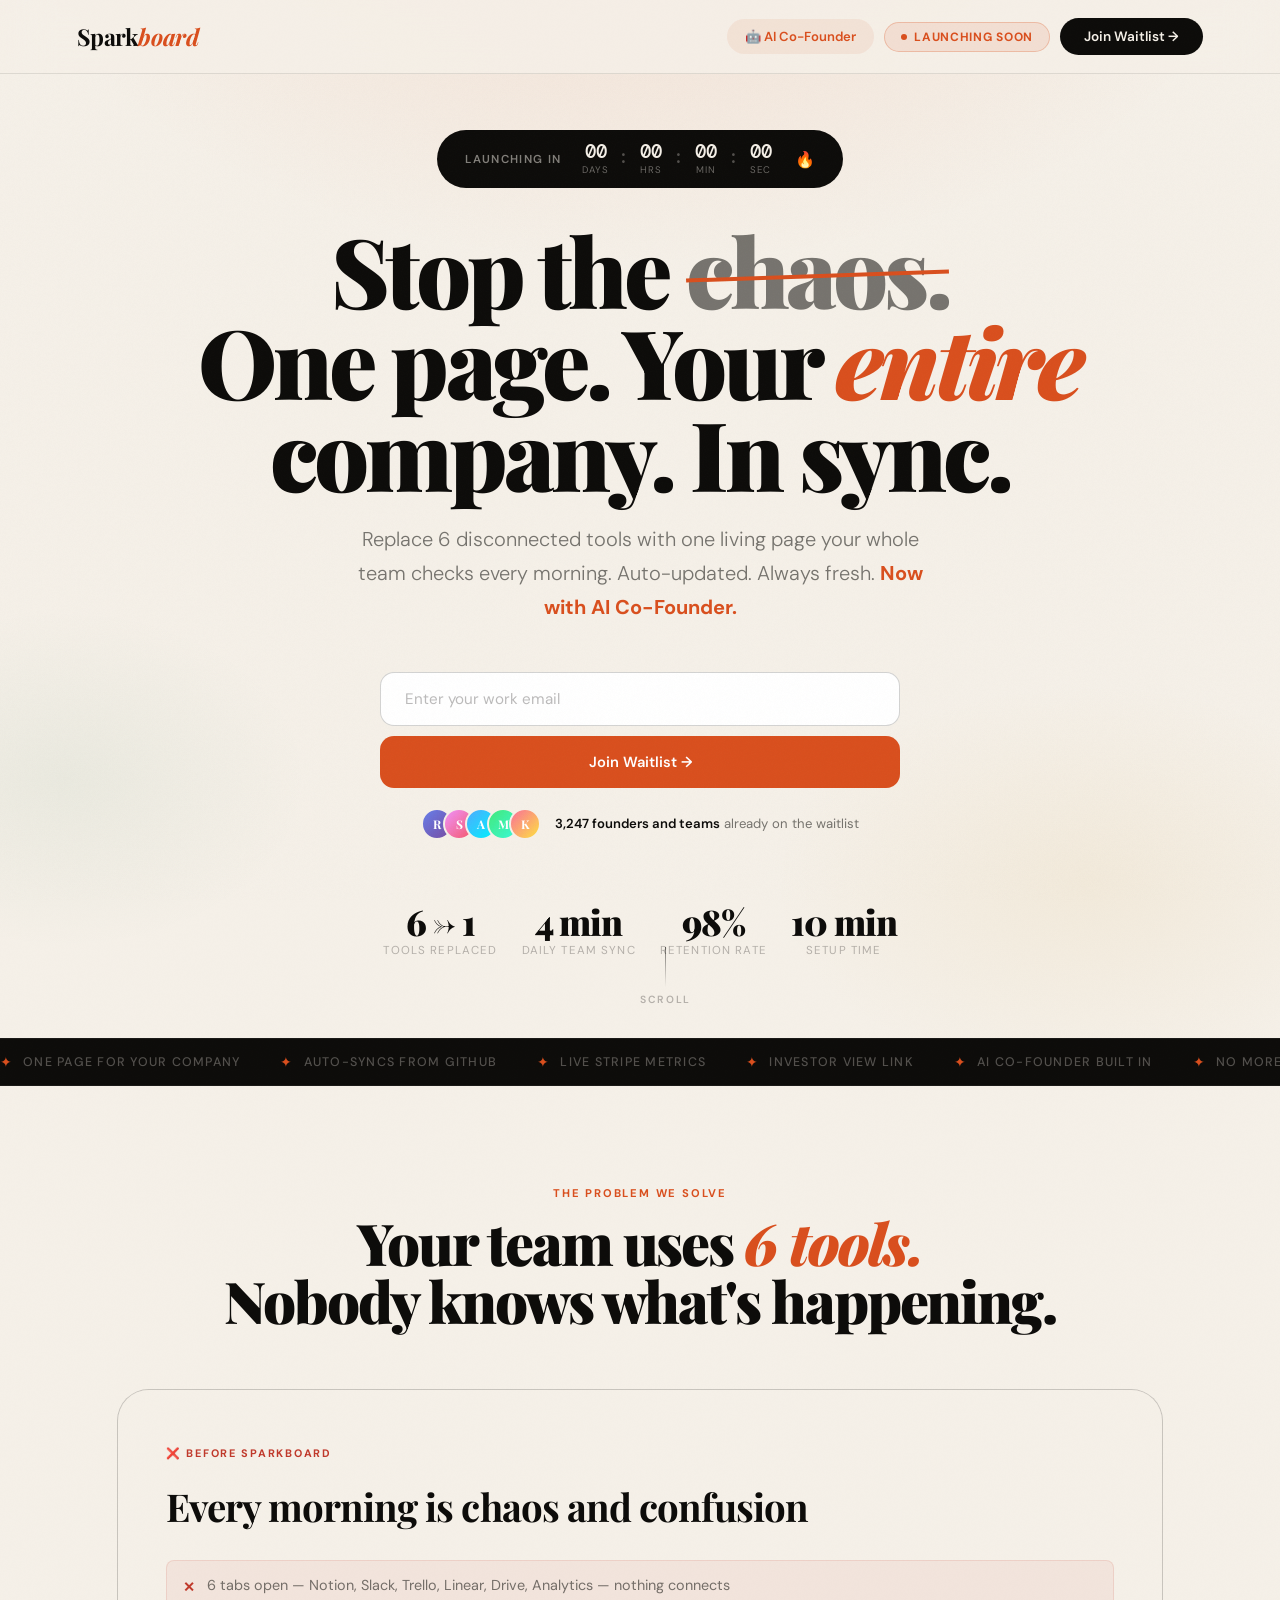
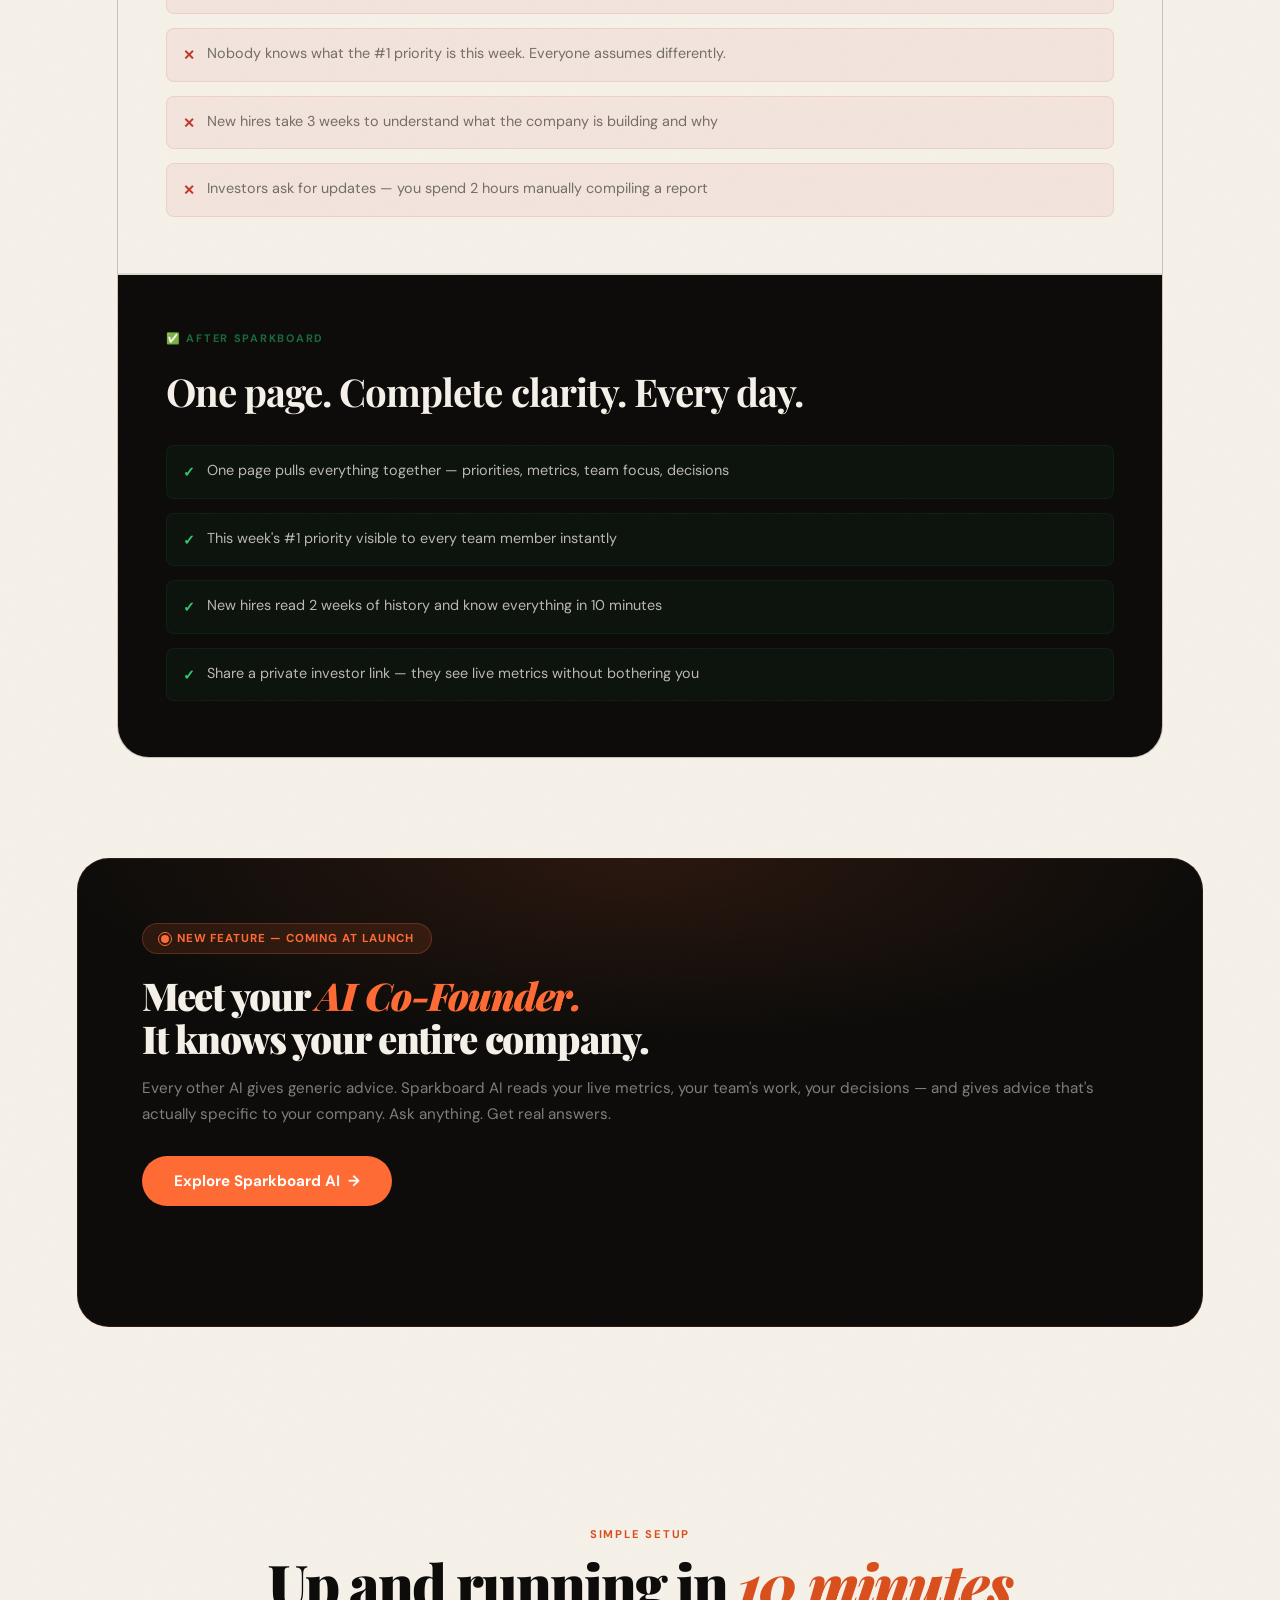
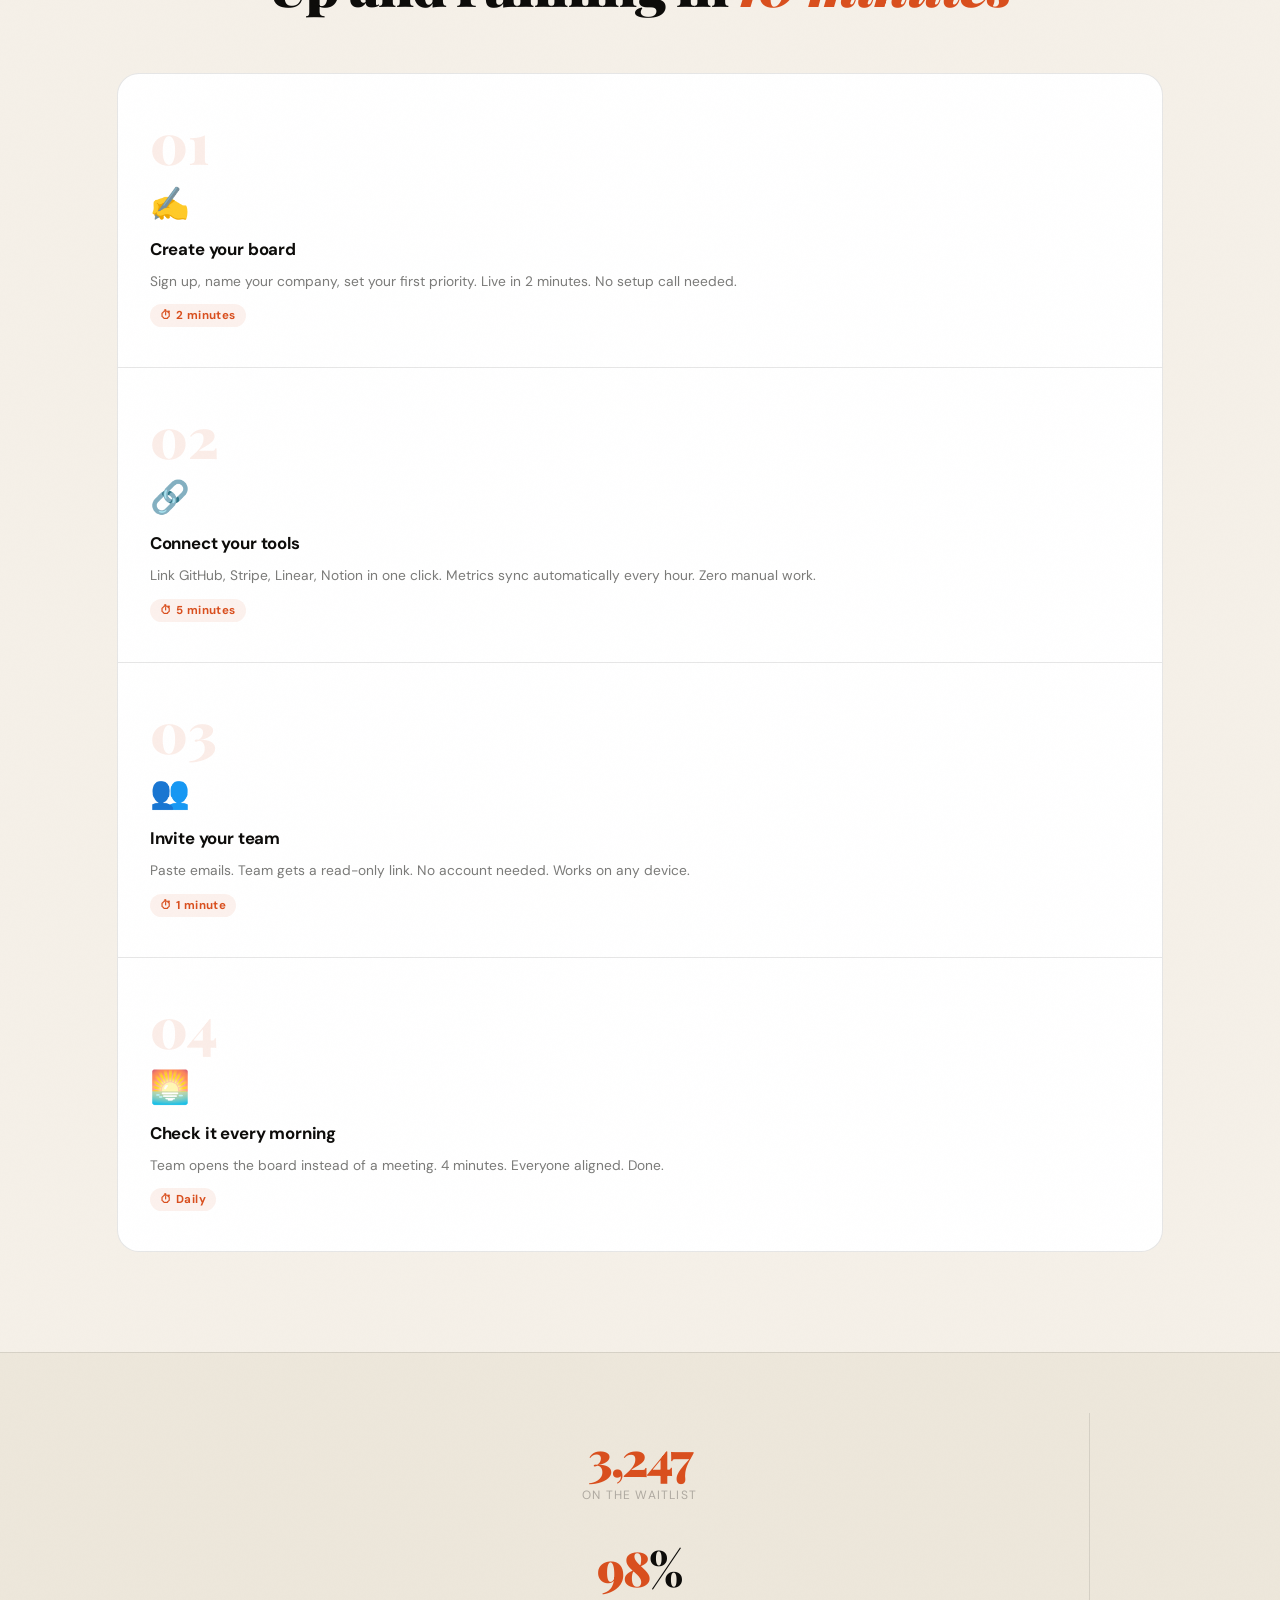
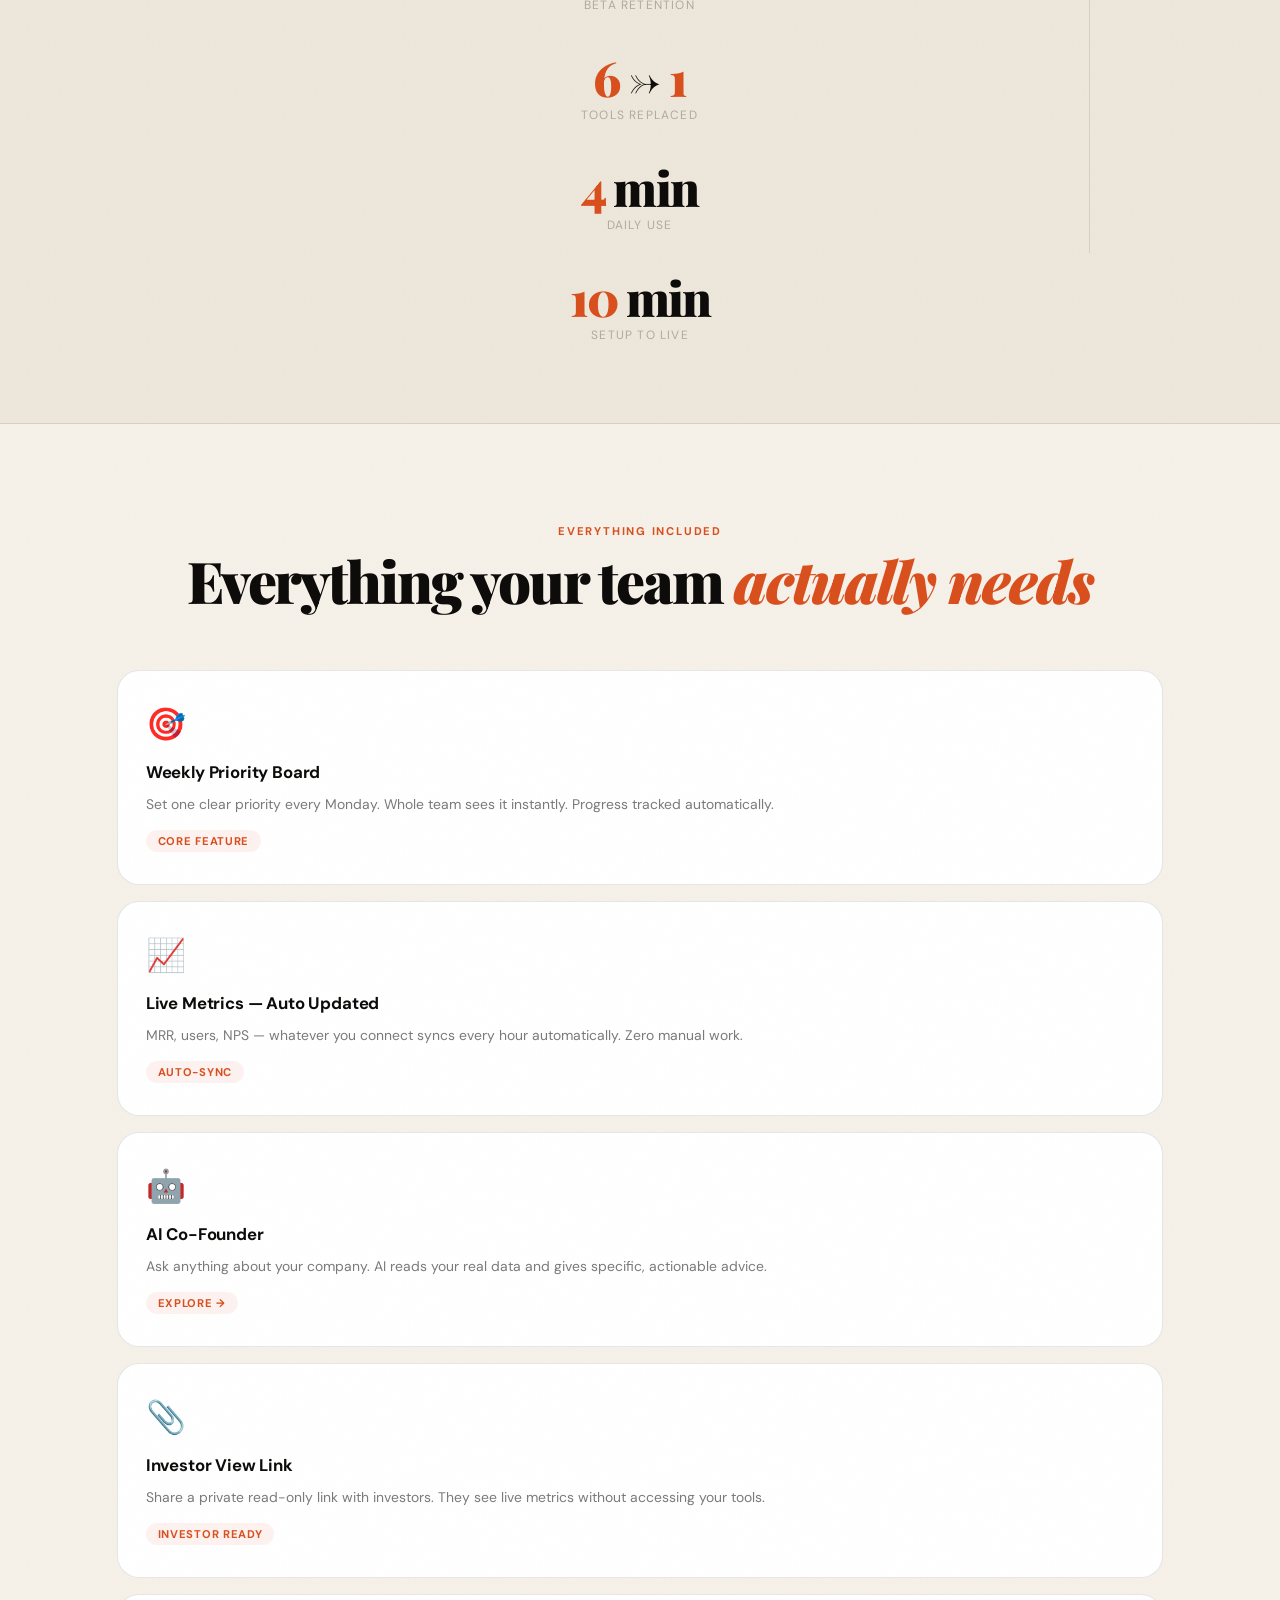
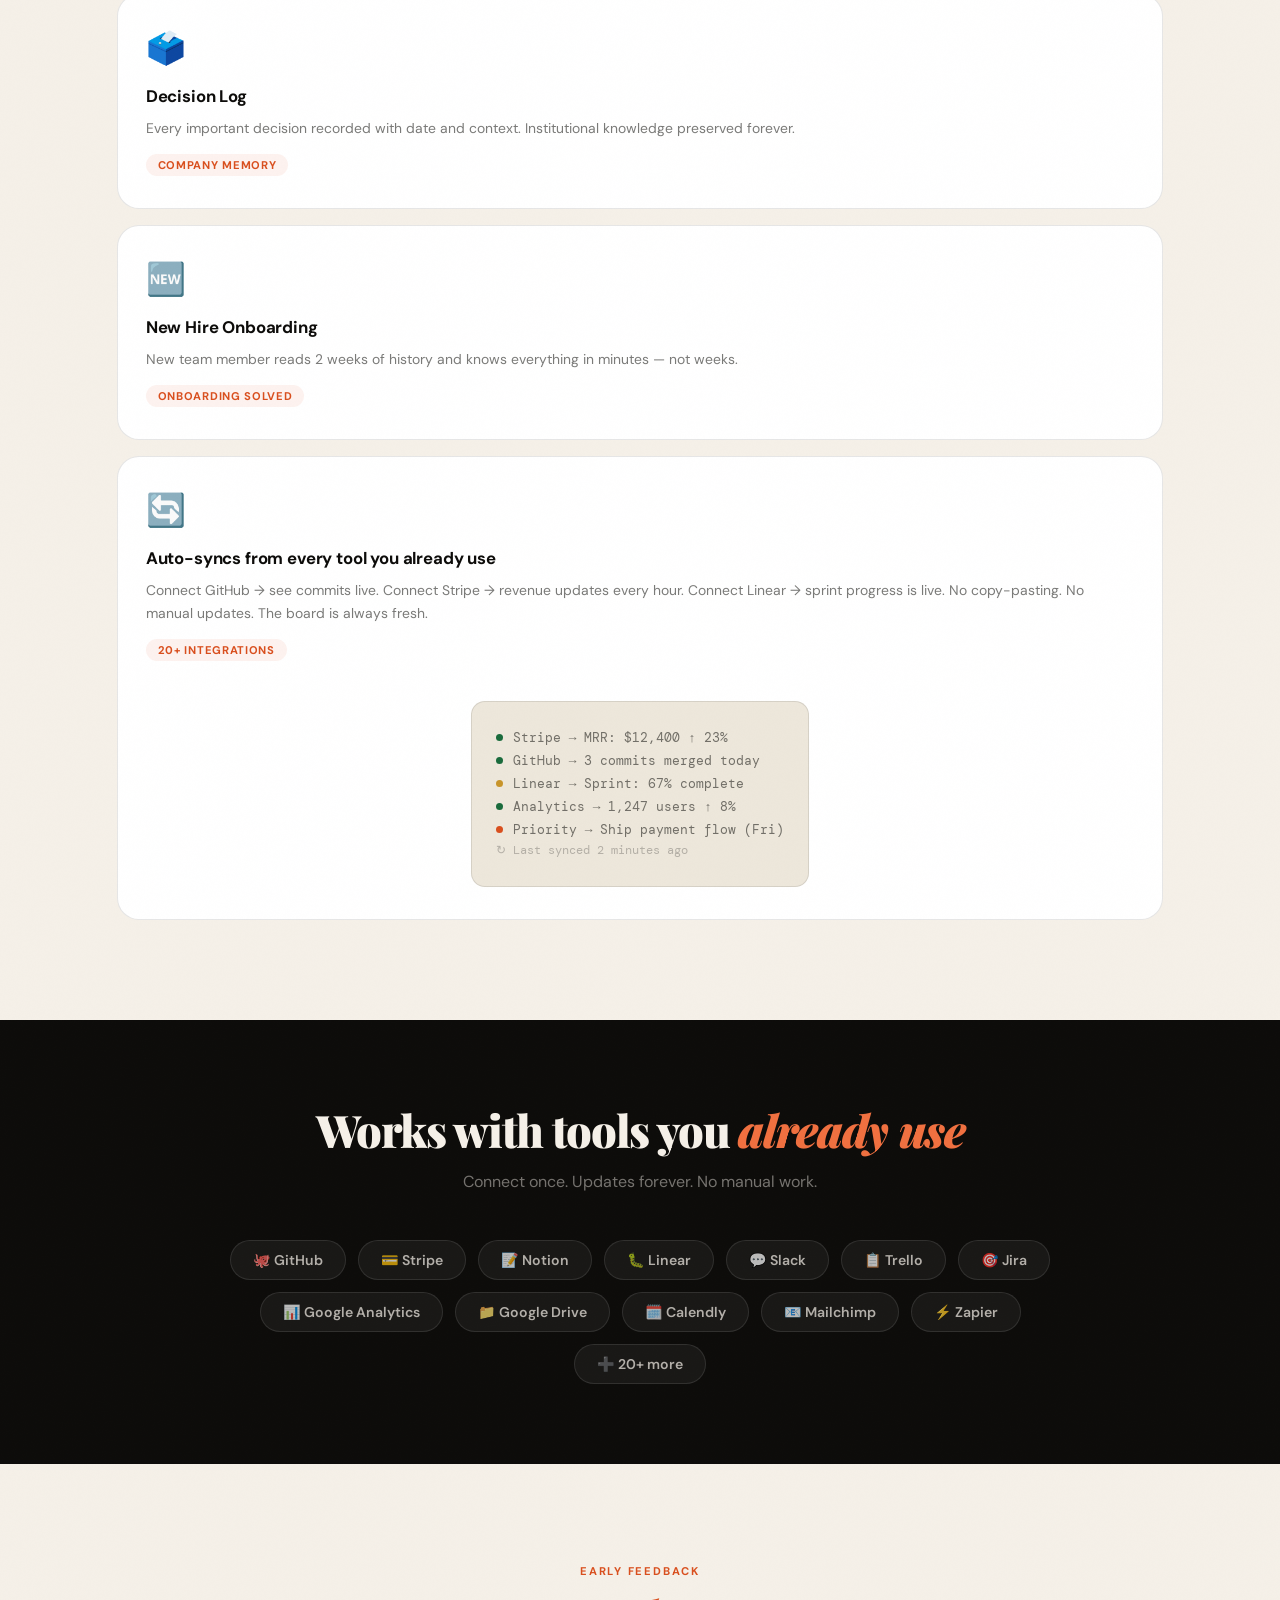
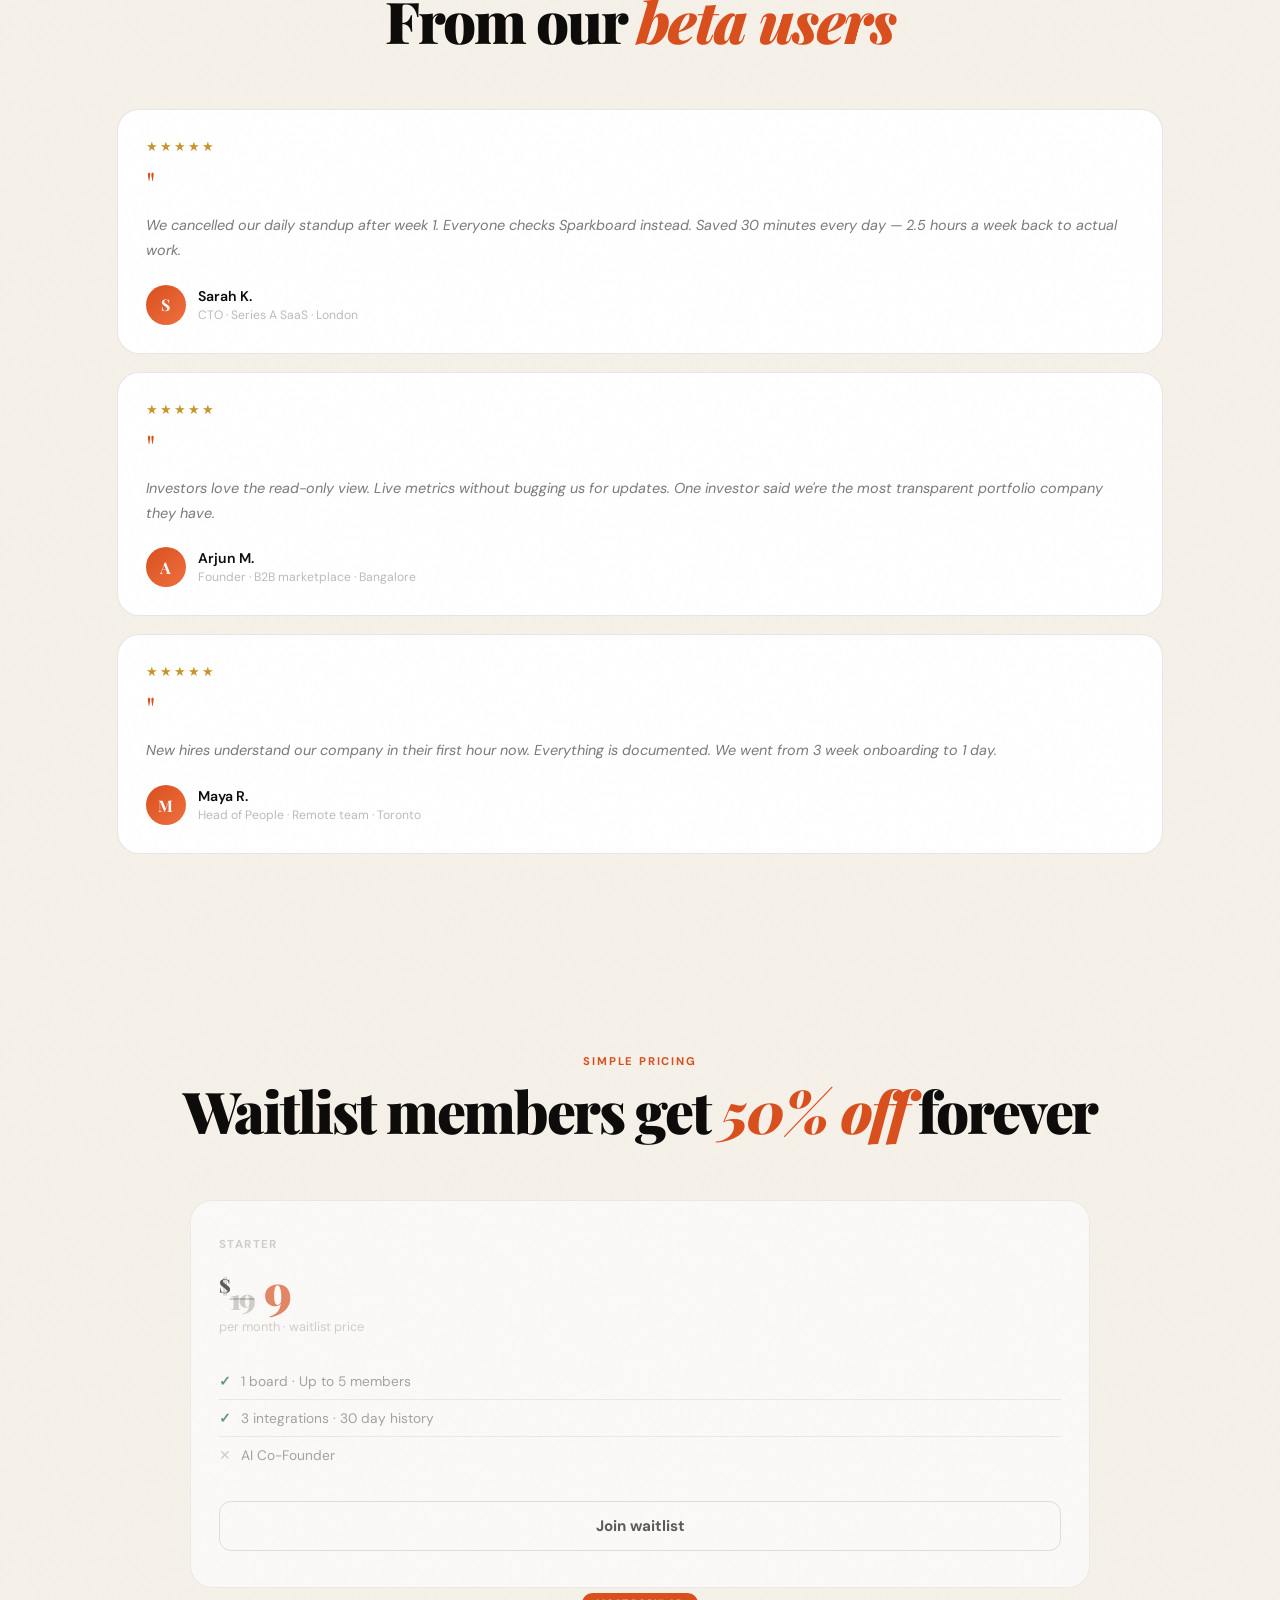
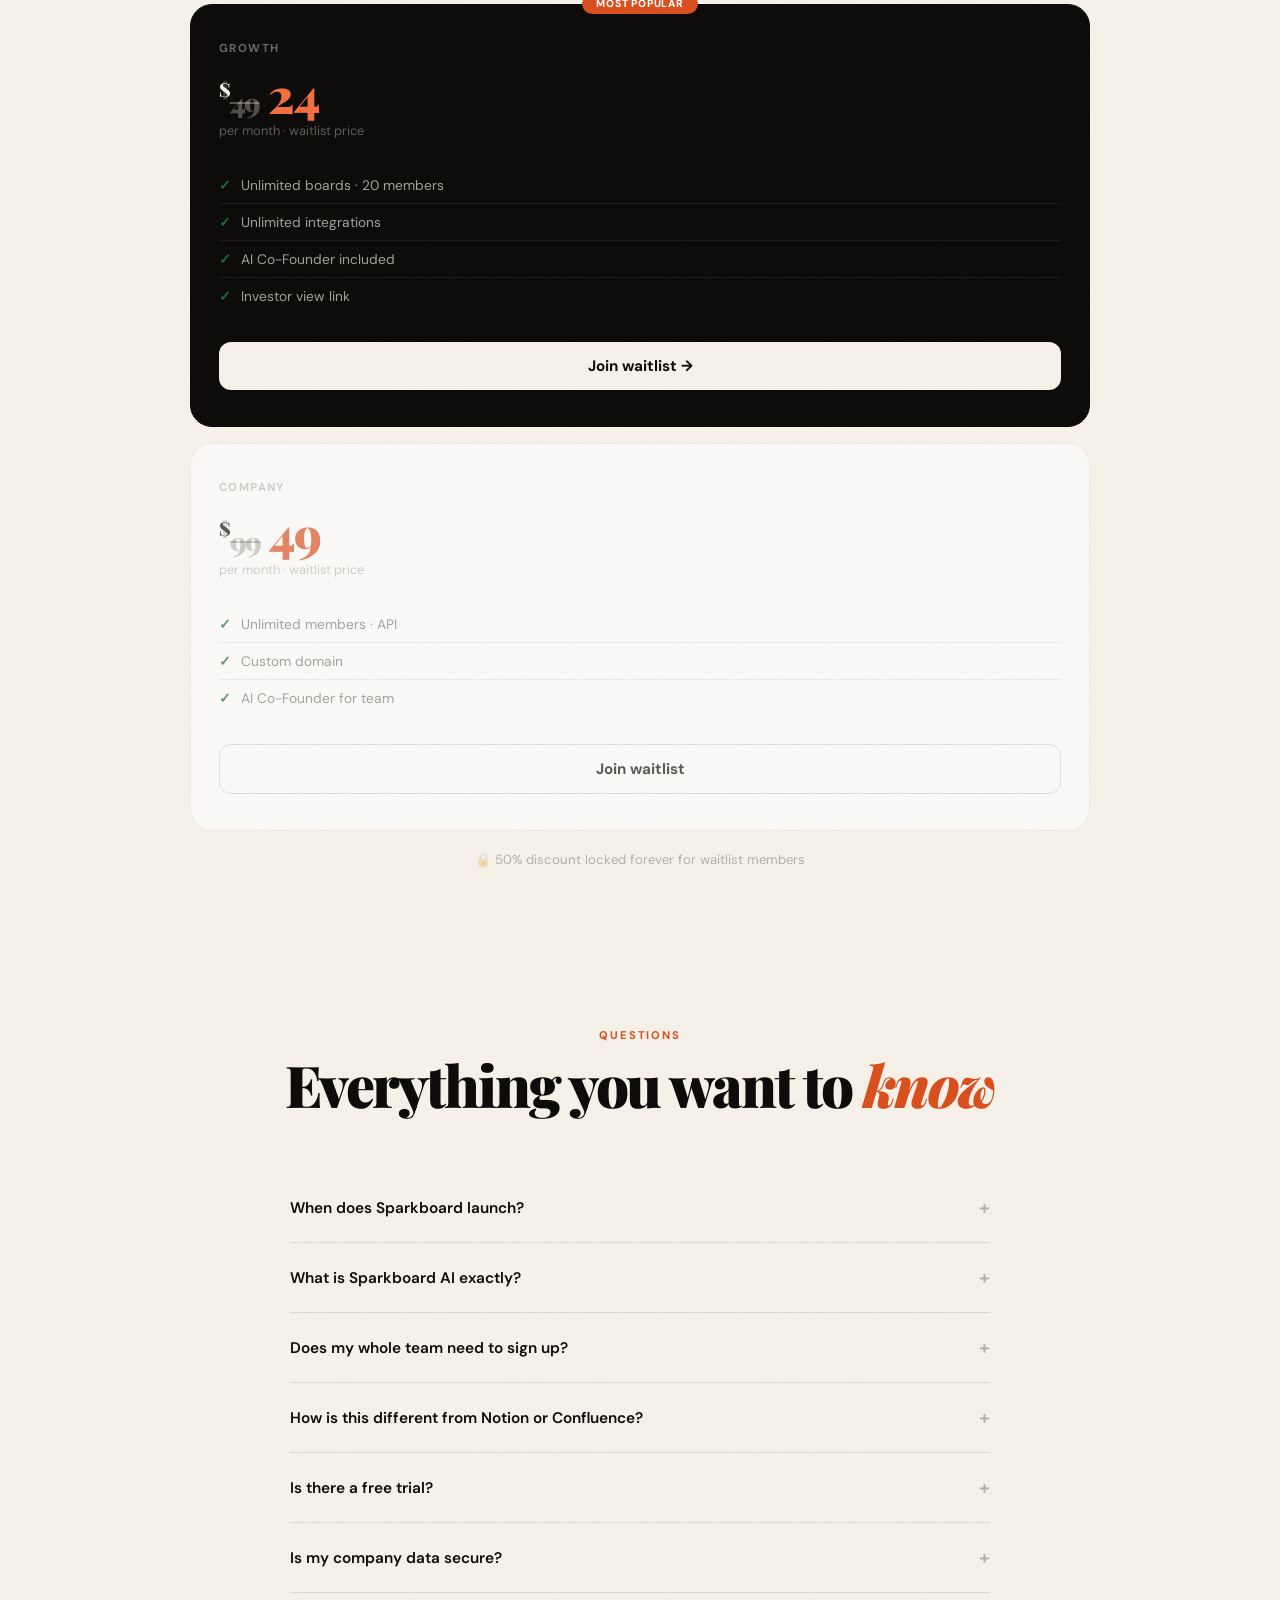
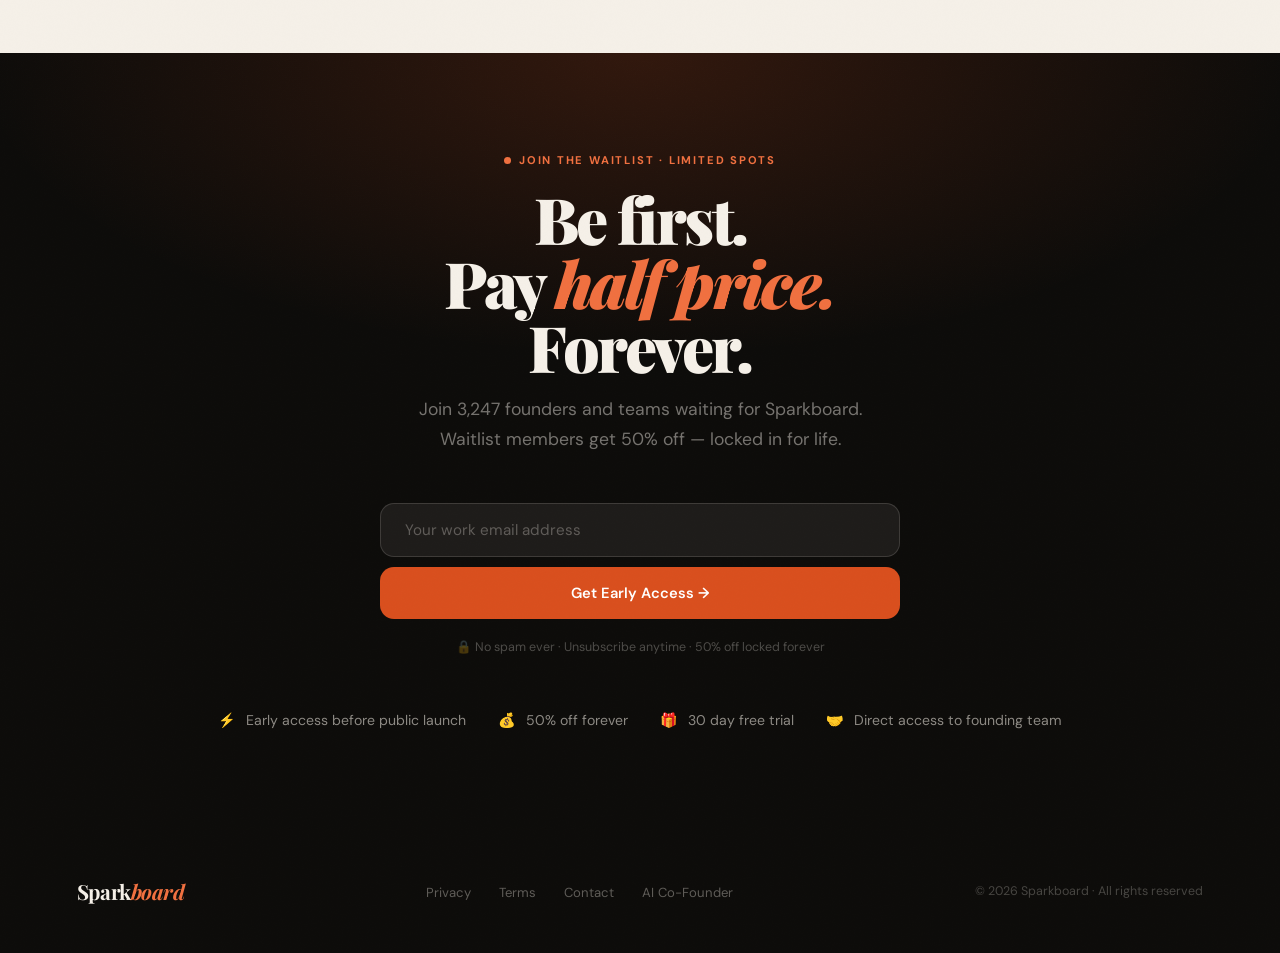
<file: index.html>
<!DOCTYPE html>
<html lang="en">
<head>
<meta charset="UTF-8">
<meta name="viewport" content="width=device-width, initial-scale=1.0">
<title>Sparkboard — One Page. Your Entire Company. Always in Sync.</title>
<meta name="description" content="Replace your 6-tool morning chaos with one living company page + AI Co-Founder. Join 3,200+ teams on the waitlist.">
<link href="https://fonts.googleapis.com/css2?family=Playfair+Display:ital,wght@0,400;0,700;0,900;1,400;1,700&family=Syne:wght@400;600;700;800&family=DM+Sans:ital,wght@0,300;0,400;0,500;0,600;1,300&family=DM+Mono:wght@400;500&family=Epilogue:ital,wght@0,300;0,400;0,500;0,600;1,400&display=swap" rel="stylesheet">
<style>

/* ══════════════════════════════════════
   GLOBAL RESET + VARIABLES
══════════════════════════════════════ */
*, *::before, *::after { margin:0; padding:0; box-sizing:border-box; }
html { scroll-behavior:smooth; font-size:16px; }

:root {
  /* MAIN PAGE PALETTE */
  --ink:#0d0c0a; --ink2:rgba(13,12,10,0.55); --ink3:rgba(13,12,10,0.28);
  --cream:#f5f0e8; --warm:#ede7db; --warm2:#e4dcd0;
  --fire:#d94f1e; --fire2:#f07040;
  --gold:#c8952a; --gold2:#e8b84b; --green:#1a6b3c;
  --surface:#ffffff; --border:rgba(13,12,10,0.1); --border2:rgba(13,12,10,0.18);
  --r-sm:8px; --r-md:14px; --r-lg:22px; --r-xl:32px;
  /* AI PAGE PALETTE */
  --ai-bg:#080810; --ai-surface:#0f0f1a; --ai-surface2:#161624;
  --ai-border:rgba(255,255,255,0.07); --ai-border2:rgba(255,255,255,0.13);
  --ai-text:#f0ece8; --ai-text2:rgba(240,236,232,0.55); --ai-text3:rgba(240,236,232,0.28);
  --orange:#ff6b35; --orange2:#ff8c5a;
  --ai-gold:#f0b429; --ai-green:#00d084; --ai-blue:#4d9fff;
  --ai-red:#ff4d6d; --purple:#a855f7;
}

body {
  font-family:'DM Sans',sans-serif;
  overflow-x:hidden;
  overflow-y:auto; -webkit-font-smoothing:antialiased;
}

/* ══════════════════════════════════════
   PAGE SYSTEM — show/hide pages
══════════════════════════════════════ */
.page { display:none; }
.page.active { display:block; }

/* PAGE TRANSITIONS */
.page { animation:pageIn 0.35s ease both; }
@keyframes pageIn { from{opacity:0;transform:translateY(10px)} to{opacity:1;transform:translateY(0)} }

/* ══════════════════════════════════════
   SHARED GRAIN OVERLAY
══════════════════════════════════════ */
#grain {
  position:fixed; inset:0; pointer-events:none; z-index:9999; opacity:0.3;
  background-image:url("data:image/svg+xml,%3Csvg xmlns='http://www.w3.org/2000/svg' width='200' height='200'%3E%3Cfilter id='n'%3E%3CfeTurbulence type='fractalNoise' baseFrequency='0.85' numOctaves='4' stitchTiles='stitch'/%3E%3C/filter%3E%3Crect width='200' height='200' filter='url(%23n)' opacity='0.04'/%3E%3C/svg%3E");
}

/* ══════════════════════════════════════
   SHARED NAV BASE
══════════════════════════════════════ */
nav {
  position:fixed; top:0; width:100%; z-index:200;
  padding:18px 6%;
  display:flex; justify-content:space-between; align-items:center;
  backdrop-filter:blur(24px);
}

/* MAIN PAGE NAV */
#mainNav {
  background:rgba(245,240,232,0.88);
  border-bottom:1px solid var(--border);
}
.logo-main {
  font-family:'Playfair Display',serif;
  font-size:1.45rem; font-weight:700;
  letter-spacing:-0.02em; color:var(--ink);
  cursor:pointer; text-decoration:none;
}
.logo-main em { font-style:italic; color:var(--fire); }
.nav-right-main { display:flex; gap:10px; align-items:center; }
.nav-tag {
  display:flex; align-items:center; gap:7px;
  background:rgba(217,79,30,0.1); border:1px solid rgba(217,79,30,0.25);
  color:var(--fire); padding:6px 16px; border-radius:100px;
  font-size:0.75rem; font-weight:700; letter-spacing:0.06em; text-transform:uppercase;
}
.nav-dot { width:6px; height:6px; border-radius:50%; background:var(--fire); animation:pulse 2s infinite; }
.nav-ai-link {
  display:flex; align-items:center; gap:7px;
  background:rgba(217,79,30,0.08); border:1px solid rgba(217,79,30,0.2);
  color:var(--fire); padding:9px 18px; border-radius:100px;
  font-size:0.82rem; font-weight:600; cursor:pointer;
  transition:all 0.2s; border:none; font-family:'DM Sans',sans-serif;
}
.nav-ai-link:hover { background:rgba(217,79,30,0.15); }
.nav-cta-btn {
  background:var(--ink); color:var(--cream);
  padding:10px 24px; border-radius:100px;
  font-size:0.85rem; font-weight:600;
  cursor:pointer; border:none; transition:all 0.22s;
  font-family:'DM Sans',sans-serif;
}
.nav-cta-btn:hover { background:var(--fire); transform:translateY(-1px); }

/* AI PAGE NAV */
#aiNav {
  background:rgba(8,8,16,0.88);
  border-bottom:1px solid var(--ai-border);
}
.logo-ai {
  font-family:'Syne',sans-serif; font-weight:800;
  font-size:1.3rem; letter-spacing:-0.02em;
  color:var(--ai-text); cursor:pointer;
}
.logo-ai em { font-style:normal; color:var(--orange); }
.nav-ai-badge {
  display:flex; align-items:center; gap:8px;
  font-size:0.72rem; font-weight:700; text-transform:uppercase;
  letter-spacing:0.1em; color:var(--orange);
}
.ai-pulse { width:8px; height:8px; border-radius:50%; background:var(--orange); position:relative; }
.ai-pulse::after { content:''; position:absolute; inset:-3px; border-radius:50%; border:1px solid var(--orange); animation:ripple 1.5s infinite; }
.nav-back-btn {
  background:rgba(255,255,255,0.06); border:1px solid var(--ai-border2);
  color:var(--ai-text2); padding:9px 20px; border-radius:100px;
  font-size:0.82rem; font-weight:600; cursor:pointer;
  transition:all 0.2s; font-family:'DM Sans',sans-serif;
}
.nav-back-btn:hover { color:var(--ai-text); border-color:rgba(255,255,255,0.25); }

/* SHARED ANIMATIONS */
@keyframes pulse { 0%,100%{opacity:1;transform:scale(1)} 50%{opacity:0.4;transform:scale(0.65)} }
@keyframes ripple { 0%{transform:scale(1);opacity:0.8} 100%{transform:scale(2.5);opacity:0} }
@keyframes fadeUp { from{opacity:0;transform:translateY(22px)} to{opacity:1;transform:translateY(0)} }
@keyframes scroll { to{transform:translateX(-50%)} }
@keyframes bounce { 0%,60%,100%{transform:translateY(0)} 30%{transform:translateY(-6px)} }
@keyframes pulse2 { 0%,100%{opacity:1;transform:scale(1)} 50%{opacity:0.4;transform:scale(0.7)} }
@keyframes scrollDown { 0%{transform:scaleY(0);transform-origin:top} 50%{transform:scaleY(1);transform-origin:top} 51%{transform:scaleY(1);transform-origin:bottom} 100%{transform:scaleY(0);transform-origin:bottom} }

/* REVEAL */
.reveal { opacity:0; transform:translateY(18px); transition:opacity 0.6s ease,transform 0.6s ease; }
.reveal.in { opacity:1; transform:translateY(0); }

/* TOAST */
#toast {
  position:fixed; bottom:28px; left:50%;
  transform:translateX(-50%) translateY(80px);
  padding:12px 24px; border-radius:100px;
  font-size:0.87rem; font-weight:600;
  z-index:700; transition:transform 0.4s cubic-bezier(0.34,1.56,0.64,1);
  white-space:nowrap; pointer-events:none;
}
#toast.show { transform:translateX(-50%) translateY(0); }
#toast.main-toast { background:var(--ink); color:var(--cream); border:1px solid rgba(255,255,255,0.1); }
#toast.ai-toast { background:var(--ai-surface2); color:var(--ai-text); border:1px solid var(--ai-border2); }

/* ══════════════════════════════════════
   ██ MAIN PAGE STYLES
══════════════════════════════════════ */
#mainPage { background:var(--cream); color:var(--ink); }

/* NOISE */
#mainPage::before { content:''; position:fixed; inset:0; pointer-events:none; z-index:100; opacity:0.28; background-image:url("data:image/svg+xml,%3Csvg xmlns='http://www.w3.org/2000/svg' width='256' height='256'%3E%3Cfilter id='n'%3E%3CfeTurbulence type='fractalNoise' baseFrequency='0.9' numOctaves='4' stitchTiles='stitch'/%3E%3C/filter%3E%3Crect width='256' height='256' filter='url(%23n)' opacity='0.045'/%3E%3C/svg%3E"); }

/* HERO */
.m-hero { min-height:100vh; padding:130px 6% 80px; display:flex; flex-direction:column; justify-content:center; align-items:center; text-align:center; position:relative; overflow:hidden; }
.m-hero-bg { position:absolute; inset:0; pointer-events:none; background:radial-gradient(ellipse 75% 55% at 50% -10%,rgba(217,79,30,0.1) 0%,transparent 65%),radial-gradient(ellipse 45% 35% at 85% 85%,rgba(200,149,42,0.07) 0%,transparent 55%),radial-gradient(ellipse 35% 30% at 5% 75%,rgba(26,107,60,0.05) 0%,transparent 55%); }
.countdown-banner { display:inline-flex; align-items:center; gap:20px; background:var(--ink); color:var(--cream); padding:12px 28px; border-radius:100px; margin-bottom:36px; animation:fadeUp 0.5s ease both; position:relative; z-index:2; }
.cb-label { font-size:0.72rem; text-transform:uppercase; letter-spacing:0.12em; font-weight:600; color:rgba(245,240,232,0.5); }
.cb-timer { display:flex; align-items:center; gap:8px; }
.cb-unit { text-align:center; }
.cb-num { font-family:'DM Mono',monospace; font-size:1.2rem; font-weight:500; color:var(--cream); line-height:1; min-width:28px; }
.cb-lbl { font-size:0.6rem; text-transform:uppercase; letter-spacing:0.1em; color:rgba(245,240,232,0.4); margin-top:2px; }
.cb-colon { font-size:1.1rem; color:rgba(245,240,232,0.3); font-family:'DM Mono',monospace; margin-top:-4px; }
.m-hero h1 { font-family:'Playfair Display',serif; font-size:clamp(3rem,7.5vw,7.5rem); font-weight:900; line-height:0.95; letter-spacing:-0.04em; max-width:1000px; margin-bottom:24px; animation:fadeUp 0.5s 0.1s ease both; position:relative; z-index:2; }
.m-hero h1 em { font-style:italic; color:var(--fire); }
.m-hero h1 .strike { position:relative; color:var(--ink2); display:inline-block; }
.m-hero h1 .strike::after { content:''; position:absolute; left:0; right:0; top:55%; height:4px; background:var(--fire); transform:rotate(-2deg); }
.m-hero-sub { font-size:clamp(1rem,1.8vw,1.25rem); color:var(--ink2); max-width:580px; line-height:1.7; margin-bottom:48px; font-weight:300; animation:fadeUp 0.5s 0.2s ease both; position:relative; z-index:2; }
.wf-row { display:flex; gap:10px; max-width:520px; width:100%; animation:fadeUp 0.5s 0.3s ease both; position:relative; z-index:2; margin-bottom:20px; }
.wf-input { flex:1; background:var(--surface); border:1.5px solid var(--border2); border-radius:100px; padding:16px 24px; font-size:0.95rem; font-family:'DM Sans',sans-serif; color:var(--ink); outline:none; transition:all 0.2s; }
.wf-input:focus { border-color:var(--fire); box-shadow:0 0 0 3px rgba(217,79,30,0.1); }
.wf-input::placeholder { color:var(--ink3); }
.wf-btn { background:var(--fire); color:white; border:none; padding:16px 28px; border-radius:100px; font-size:0.92rem; font-weight:600; cursor:pointer; font-family:'DM Sans',sans-serif; white-space:nowrap; transition:all 0.22s; }
.wf-btn:hover { background:var(--fire2); transform:translateY(-1px); box-shadow:0 8px 24px rgba(217,79,30,0.3); }
.m-social-proof { display:flex; align-items:center; gap:14px; animation:fadeUp 0.5s 0.4s ease both; position:relative; z-index:2; }
.avs { display:flex; }
.av-sm { width:32px; height:32px; border-radius:50%; border:2px solid var(--cream); margin-left:-10px; display:flex; align-items:center; justify-content:center; font-size:0.75rem; font-weight:700; color:white; font-family:'Playfair Display',serif; }
.av-sm:first-child { margin-left:0; }
.av1{background:linear-gradient(135deg,#667eea,#764ba2)} .av2{background:linear-gradient(135deg,#f093fb,#f5576c)} .av3{background:linear-gradient(135deg,#4facfe,#00f2fe)} .av4{background:linear-gradient(135deg,#43e97b,#38f9d7)} .av5{background:linear-gradient(135deg,#fa709a,#fee140)}
.proof-txt { font-size:0.82rem; color:var(--ink2); }
.proof-txt strong { color:var(--ink); font-weight:600; }
.m-stats { display:flex; gap:48px; margin-top:64px; animation:fadeUp 0.5s 0.45s ease both; position:relative; z-index:2; }
.ms { text-align:center; }
.ms-num { font-family:'Playfair Display',serif; font-size:2.2rem; font-weight:900; color:var(--ink); line-height:1; letter-spacing:-0.03em; }
.ms-lbl { font-size:0.72rem; color:var(--ink3); text-transform:uppercase; letter-spacing:0.1em; margin-top:4px; }
.scroll-hint { position:absolute; bottom:32px; left:50%; transform:translateX(-50%); display:flex; flex-direction:column; align-items:center; gap:6px; animation:fadeUp 0.5s 0.6s ease both; z-index:2; }
.scroll-line { width:1px; height:40px; background:linear-gradient(to bottom,var(--ink2),transparent); animation:scrollDown 2s ease infinite; }
.scroll-lbl { font-size:0.65rem; text-transform:uppercase; letter-spacing:0.16em; color:var(--ink3); font-weight:600; }

/* MARQUEE */
.marquee-section { background:var(--ink); overflow:hidden; padding:14px 0; border-top:1px solid rgba(255,255,255,0.06); border-bottom:1px solid rgba(255,255,255,0.06); }
.marquee-track { display:flex; gap:40px; width:max-content; animation:scroll 28s linear infinite; }
.marquee-item { display:flex; align-items:center; gap:10px; white-space:nowrap; color:rgba(245,240,232,0.3); font-size:0.78rem; font-weight:500; text-transform:uppercase; letter-spacing:0.1em; }
.marquee-sep { color:var(--fire); font-size:0.9rem; }

/* SECTION HELPERS */
.m-section { padding:100px 6%; max-width:1200px; margin:0 auto; }
.m-eyebrow { font-size:0.7rem; text-transform:uppercase; letter-spacing:0.16em; color:var(--fire); font-weight:700; margin-bottom:14px; text-align:center; }
.m-title { font-family:'Playfair Display',serif; font-size:clamp(2rem,4.5vw,3.8rem); font-weight:900; letter-spacing:-0.035em; line-height:1.0; text-align:center; margin-bottom:60px; }
.m-title em { font-style:italic; color:var(--fire); }

/* AI SPOTLIGHT CARD — on main page */
.ai-spotlight {
  background:var(--ink); border-radius:var(--r-xl);
  padding:64px; position:relative; overflow:hidden;
  margin:0 6% 100px;
  border:1px solid rgba(255,107,53,0.15);
}
.ai-spotlight::before { content:''; position:absolute; inset:0; background:radial-gradient(ellipse 80% 60% at 50% 0%,rgba(255,107,53,0.12) 0%,transparent 65%); pointer-events:none; }
.ai-spotlight-grid { display:grid; grid-template-columns:1fr 1fr; gap:56px; align-items:center; position:relative; z-index:2; }
.ai-sp-left {}
.ai-sp-tag { display:inline-flex; align-items:center; gap:8px; background:rgba(255,107,53,0.12); border:1px solid rgba(255,107,53,0.25); color:var(--orange); padding:7px 18px; border-radius:100px; font-size:0.72rem; font-weight:700; text-transform:uppercase; letter-spacing:0.08em; margin-bottom:20px; }
.ai-sp-title { font-family:'Playfair Display',serif; font-size:clamp(1.8rem,3vw,2.8rem); font-weight:900; color:var(--cream); letter-spacing:-0.03em; line-height:1.1; margin-bottom:16px; }
.ai-sp-title em { font-style:italic; color:var(--orange); }
.ai-sp-desc { font-size:0.95rem; color:rgba(245,240,232,0.5); line-height:1.75; margin-bottom:28px; }
.ai-sp-btn { background:var(--orange); color:white; border:none; padding:15px 32px; border-radius:100px; font-size:0.95rem; font-weight:700; cursor:pointer; font-family:'DM Sans',sans-serif; transition:all 0.22s; display:inline-flex; align-items:center; gap:8px; }
.ai-sp-btn:hover { background:var(--orange2); transform:translateY(-2px); box-shadow:0 12px 32px rgba(255,107,53,0.3); }
.ai-sp-right {}
.ai-sp-chat { background:rgba(255,255,255,0.04); border:1px solid rgba(255,255,255,0.08); border-radius:16px; overflow:hidden; }
.ai-sp-chat-head { padding:14px 18px; border-bottom:1px solid rgba(255,255,255,0.06); display:flex; align-items:center; gap:10px; }
.ai-sp-av { width:32px; height:32px; border-radius:50%; background:linear-gradient(135deg,var(--orange),var(--ai-gold)); display:flex; align-items:center; justify-content:center; font-size:0.9rem; flex-shrink:0; }
.ai-sp-name { font-size:0.85rem; font-weight:700; color:var(--cream); }
.ai-sp-online { font-size:0.68rem; color:var(--ai-green); display:flex; align-items:center; gap:4px; }
.ai-sp-chat-body { padding:16px; display:flex; flex-direction:column; gap:12px; }
.ai-sp-msg { display:flex; gap:8px; align-items:flex-start; }
.ai-sp-msg.user { flex-direction:row-reverse; }
.ai-sp-msg-av { width:24px; height:24px; border-radius:50%; display:flex; align-items:center; justify-content:center; font-size:0.7rem; flex-shrink:0; background:linear-gradient(135deg,var(--orange),var(--ai-gold)); }
.ai-sp-msg-av.u { background:linear-gradient(135deg,#667eea,#764ba2); }
.ai-sp-bubble { background:rgba(255,255,255,0.06); border:1px solid rgba(255,255,255,0.08); border-radius:12px 12px 12px 3px; padding:10px 14px; font-size:0.82rem; color:rgba(245,240,232,0.8); line-height:1.55; max-width:85%; }
.ai-sp-bubble.user { background:var(--orange); border-color:var(--orange); border-radius:12px 12px 3px 12px; color:white; }
.ai-sp-bubble strong { color:var(--cream); }
.ai-sp-footer { padding:12px 18px; border-top:1px solid rgba(255,255,255,0.06); text-align:center; font-size:0.72rem; color:rgba(245,240,232,0.25); }
.ai-sp-caps { display:flex; flex-wrap:wrap; gap:8px; margin-top:24px; }
.ai-sp-cap { display:flex; align-items:center; gap:6px; background:rgba(255,255,255,0.04); border:1px solid rgba(255,255,255,0.08); padding:7px 14px; border-radius:100px; font-size:0.78rem; color:rgba(245,240,232,0.55); font-weight:500; }
.ai-sp-cap-dot { width:5px; height:5px; border-radius:50%; }

/* PROBLEM/SOLUTION SPLIT */
.split-section { display:grid; grid-template-columns:1fr 1fr; gap:2px; background:var(--border); border:1px solid var(--border); border-radius:var(--r-xl); overflow:hidden; }
.split-side { background:var(--cream); padding:56px 48px; }
.split-side.dark { background:var(--ink); }
.split-label { font-size:0.68rem; text-transform:uppercase; letter-spacing:0.16em; font-weight:700; margin-bottom:24px; display:flex; align-items:center; gap:8px; }
.sl-bad { color:#c0392b; } .sl-good { color:#1a6b3c; }
.split-title { font-family:'Playfair Display',serif; font-size:clamp(1.6rem,3vw,2.4rem); font-weight:700; letter-spacing:-0.025em; line-height:1.15; margin-bottom:32px; color:var(--ink); }
.split-side.dark .split-title { color:var(--cream); }
.problem-list,.solution-list { display:flex; flex-direction:column; gap:14px; }
.problem-item { display:flex; gap:12px; align-items:flex-start; padding:14px 16px; background:rgba(192,57,43,0.06); border:1px solid rgba(192,57,43,0.12); border-radius:var(--r-sm); font-size:0.9rem; color:var(--ink2); line-height:1.5; }
.pi-x { color:#c0392b; flex-shrink:0; font-weight:700; margin-top:2px; }
.solution-item { display:flex; gap:12px; align-items:flex-start; padding:14px 16px; background:rgba(26,107,60,0.08); border:1px solid rgba(26,107,60,0.15); border-radius:var(--r-sm); font-size:0.9rem; color:rgba(245,240,232,0.75); line-height:1.5; }
.si-check { color:#2ecc71; flex-shrink:0; font-weight:700; margin-top:2px; }

/* HOW IT WORKS STEPS */
.steps-flow { display:flex; gap:0; align-items:stretch; max-width:1100px; margin:0 auto; }
.step-block { flex:1; padding:40px 32px; background:var(--surface); border:1px solid var(--border); position:relative; transition:all 0.28s; }
.step-block:first-child { border-radius:var(--r-lg) 0 0 var(--r-lg); }
.step-block:last-child { border-radius:0 var(--r-lg) var(--r-lg) 0; }
.step-block:not(:first-child) { border-left:none; }
.step-block:hover { background:var(--warm); transform:translateY(-4px); box-shadow:0 16px 48px rgba(0,0,0,0.1); z-index:1; }
.step-arrow { position:absolute; right:-20px; top:50%; transform:translateY(-50%); width:40px; height:40px; background:var(--fire); border-radius:50%; display:flex; align-items:center; justify-content:center; color:white; font-size:1rem; font-weight:bold; z-index:2; box-shadow:0 4px 12px rgba(217,79,30,0.3); }
.step-num { font-family:'Playfair Display',serif; font-size:3.5rem; font-weight:900; color:rgba(217,79,30,0.1); line-height:1; margin-bottom:12px; }
.step-icon { font-size:2rem; margin-bottom:14px; display:block; }
.step-title { font-weight:700; font-size:1.05rem; margin-bottom:10px; letter-spacing:-0.01em; }
.step-desc { font-size:0.86rem; color:var(--ink2); line-height:1.65; }
.step-time { display:inline-block; margin-top:12px; background:rgba(217,79,30,0.08); color:var(--fire); padding:4px 10px; border-radius:100px; font-size:0.72rem; font-weight:700; letter-spacing:0.04em; }

/* FEATURES */
.features-grid { display:grid; grid-template-columns:repeat(3,1fr); gap:16px; }
.feat-card { background:var(--surface); border:1px solid var(--border); border-radius:var(--r-lg); padding:32px 28px; transition:all 0.25s; position:relative; overflow:hidden; }
.feat-card::before { content:''; position:absolute; top:0; left:0; right:0; height:2px; background:linear-gradient(90deg,transparent,var(--fire),transparent); opacity:0; transition:opacity 0.3s; }
.feat-card:hover { border-color:rgba(217,79,30,0.2); transform:translateY(-4px); box-shadow:0 16px 48px rgba(0,0,0,0.08); }
.feat-card:hover::before { opacity:1; }
.feat-card.wide { grid-column:1/-1; display:flex; gap:40px; align-items:center; }
.feat-icon { font-size:2rem; margin-bottom:16px; display:block; }
.feat-title { font-weight:700; font-size:1.05rem; letter-spacing:-0.01em; margin-bottom:10px; }
.feat-desc { font-size:0.87rem; color:var(--ink2); line-height:1.65; }
.feat-tag { display:inline-block; margin-top:14px; background:rgba(217,79,30,0.07); color:var(--fire); padding:4px 12px; border-radius:100px; font-size:0.7rem; font-weight:700; text-transform:uppercase; letter-spacing:0.06em; }
.feat-wide-content { flex:1; }
.feat-wide-visual { flex:1; background:var(--warm); border-radius:var(--r-md); padding:24px; font-family:'DM Mono',monospace; font-size:0.8rem; line-height:1.8; color:var(--ink2); border:1px solid var(--border); }
.fwv-line { display:flex; align-items:center; gap:10px; }
.fwv-dot { width:7px; height:7px; border-radius:50%; flex-shrink:0; }
.fwv-dot.green{background:#1a6b3c} .fwv-dot.fire{background:var(--fire)} .fwv-dot.gold{background:var(--gold)}

/* INTEGRATIONS */
.int-section { background:var(--ink); padding:80px 6%; text-align:center; overflow:hidden; }
.int-title { font-family:'Playfair Display',serif; font-size:clamp(1.8rem,3.5vw,3rem); font-weight:900; color:var(--cream); letter-spacing:-0.03em; margin-bottom:12px; }
.int-title em { font-style:italic; color:var(--fire2); }
.int-sub { font-size:1rem; color:rgba(245,240,232,0.45); margin-bottom:48px; }
.int-grid { display:flex; flex-wrap:wrap; gap:12px; justify-content:center; max-width:900px; margin:0 auto; }
.int-chip { background:rgba(255,255,255,0.05); border:1px solid rgba(255,255,255,0.1); border-radius:100px; padding:10px 22px; display:flex; align-items:center; gap:9px; font-size:0.88rem; font-weight:600; color:rgba(245,240,232,0.7); transition:all 0.2s; }
.int-chip:hover { background:rgba(255,255,255,0.09); border-color:rgba(217,79,30,0.4); color:var(--cream); transform:translateY(-2px); }

/* TESTIMONIALS */
.testi-grid { display:grid; grid-template-columns:repeat(3,1fr); gap:18px; }
.testi-card { background:var(--surface); border:1px solid var(--border); border-radius:var(--r-lg); padding:28px; transition:transform 0.25s; }
.testi-card:hover { transform:translateY(-3px); }
.testi-quote { font-family:'Playfair Display',serif; font-size:2rem; color:var(--fire); line-height:1; margin-bottom:14px; }
.testi-text { font-size:0.9rem; color:var(--ink2); line-height:1.72; margin-bottom:22px; font-style:italic; }
.testi-auth { display:flex; align-items:center; gap:12px; }
.ta-av { width:40px; height:40px; border-radius:50%; background:linear-gradient(135deg,var(--fire),var(--fire2)); display:flex; align-items:center; justify-content:center; font-family:'Playfair Display',serif; font-weight:700; color:white; font-size:1rem; flex-shrink:0; }
.ta-name { font-weight:600; font-size:0.88rem; }
.ta-role { font-size:0.76rem; color:var(--ink3); margin-top:2px; }
.testi-stars { color:var(--gold); font-size:0.82rem; letter-spacing:2px; margin-bottom:12px; }

/* PRICING */
.m-pricing-grid { display:grid; grid-template-columns:repeat(3,1fr); gap:16px; max-width:900px; margin:0 auto; }
.m-price-card { background:var(--surface); border:1.5px solid var(--border); border-radius:var(--r-lg); padding:36px 28px; position:relative; transition:transform 0.25s; }
.m-price-card:hover { transform:translateY(-4px); }
.m-price-card.featured { border-color:var(--ink); background:var(--ink); color:var(--cream); }
.hot-tag { position:absolute; top:-12px; left:50%; transform:translateX(-50%); background:var(--fire); color:white; font-size:0.65rem; font-weight:800; padding:4px 14px; border-radius:100px; text-transform:uppercase; letter-spacing:0.08em; white-space:nowrap; }
.plan-tier { font-size:0.72rem; text-transform:uppercase; letter-spacing:0.12em; font-weight:700; color:var(--ink3); margin-bottom:14px; }
.m-price-card.featured .plan-tier { color:rgba(245,240,232,0.4); }
.plan-price-num { font-family:'Playfair Display',serif; font-size:3rem; font-weight:900; line-height:1; letter-spacing:-0.03em; margin-bottom:4px; }
.plan-price-num sup { font-size:1.2rem; vertical-align:super; }
.plan-note { font-size:0.8rem; color:var(--ink3); margin-bottom:28px; }
.m-price-card.featured .plan-note { color:rgba(245,240,232,0.35); }
.plan-feats { list-style:none; margin-bottom:28px; }
.plan-feat { display:flex; gap:10px; align-items:flex-start; padding:9px 0; font-size:0.86rem; color:var(--ink2); border-bottom:1px solid var(--border); }
.m-price-card.featured .plan-feat { color:rgba(245,240,232,0.65); border-color:rgba(255,255,255,0.07); }
.plan-feat:last-child { border:none; }
.feat-check { color:var(--green); flex-shrink:0; font-weight:700; }
.feat-x { color:var(--ink3); flex-shrink:0; }
.plan-btn { width:100%; padding:14px; border-radius:12px; font-size:0.95rem; font-weight:700; cursor:pointer; font-family:'DM Sans',sans-serif; transition:all 0.22s; border:none; }
.plan-btn-outline { background:transparent; color:var(--ink); border:1.5px solid var(--border2); }
.plan-btn-outline:hover { border-color:var(--ink); }
.plan-btn-fill { background:var(--fire); color:white; }
.plan-btn-fill:hover { background:var(--fire2); box-shadow:0 8px 28px rgba(217,79,30,0.28); }
.plan-btn-white { background:var(--cream); color:var(--ink); }
.plan-btn-white:hover { background:white; }

/* FAQ */
.faq-wrap { max-width:700px; margin:0 auto; }
.faq-item { border-bottom:1px solid var(--border); }
.faq-q { width:100%; background:none; border:none; color:var(--ink); text-align:left; padding:22px 0; font-size:0.96rem; font-weight:600; cursor:pointer; display:flex; justify-content:space-between; align-items:center; gap:16px; font-family:'DM Sans',sans-serif; transition:color 0.2s; }
.faq-q:hover { color:var(--fire); }
.faq-plus { color:var(--ink3); font-size:1.2rem; transition:transform 0.3s; flex-shrink:0; }
.faq-item.open .faq-plus { transform:rotate(45deg); color:var(--fire); }
.faq-a { max-height:0; overflow:hidden; transition:max-height 0.4s ease,padding 0.3s; font-size:0.88rem; color:var(--ink2); line-height:1.7; padding:0; }
.faq-item.open .faq-a { max-height:300px; padding-bottom:20px; }

/* MAIN WAITLIST SECTION */
.m-waitlist-section { background:var(--ink); padding:100px 6%; text-align:center; position:relative; overflow:hidden; }
.mwl-glow { position:absolute; inset:0; background:radial-gradient(ellipse 80% 60% at 50% 0%,rgba(217,79,30,0.18) 0%,transparent 65%); pointer-events:none; }
.mwl-eyebrow { font-size:0.7rem; text-transform:uppercase; letter-spacing:0.16em; color:var(--fire2); font-weight:700; margin-bottom:20px; position:relative; z-index:2; display:flex; align-items:center; justify-content:center; gap:8px; }
.mwl-dot { width:7px; height:7px; border-radius:50%; background:var(--fire2); animation:pulse 2s infinite; }
.mwl-title { font-family:'Playfair Display',serif; font-size:clamp(2.5rem,5vw,4.5rem); font-weight:900; color:var(--cream); letter-spacing:-0.04em; line-height:1.0; margin-bottom:16px; position:relative; z-index:2; }
.mwl-title em { font-style:italic; color:var(--fire2); }
.mwl-sub { font-size:1.1rem; color:rgba(245,240,232,0.45); margin-bottom:48px; max-width:500px; margin-left:auto; margin-right:auto; line-height:1.7; position:relative; z-index:2; }
.mwl-form { display:flex; gap:10px; max-width:520px; margin:0 auto 20px; position:relative; z-index:2; }
.mwl-input { flex:1; background:rgba(245,240,232,0.07); border:1.5px solid rgba(245,240,232,0.15); border-radius:100px; padding:16px 24px; font-size:0.95rem; font-family:'DM Sans',sans-serif; color:var(--cream); outline:none; transition:all 0.2s; }
.mwl-input:focus { border-color:var(--fire2); background:rgba(245,240,232,0.1); }
.mwl-input::placeholder { color:rgba(245,240,232,0.3); }
.mwl-btn { background:var(--fire); color:white; border:none; padding:16px 28px; border-radius:100px; font-size:0.92rem; font-weight:600; cursor:pointer; font-family:'DM Sans',sans-serif; white-space:nowrap; transition:all 0.22s; }
.mwl-btn:hover { background:var(--fire2); transform:translateY(-1px); box-shadow:0 8px 28px rgba(217,79,30,0.35); }
.mwl-guarantee { font-size:0.78rem; color:rgba(245,240,232,0.28); position:relative; z-index:2; margin-bottom:56px; }
.mwl-perks { display:flex; gap:32px; justify-content:center; flex-wrap:wrap; position:relative; z-index:2; }
.mwl-perk { display:flex; align-items:center; gap:10px; font-size:0.88rem; color:rgba(245,240,232,0.55); }
.mwl-perk-icon { color:var(--fire2); }
.mwl-success { display:none; background:rgba(26,107,60,0.08); border:1px solid rgba(26,107,60,0.2); border-radius:var(--r-lg); padding:28px; max-width:520px; margin:0 auto; position:relative; z-index:2; text-align:center; }
.mwl-success.show { display:block; animation:fadeUp 0.4s ease; }

/* COUNTER */
.counter-section { background:var(--warm); padding:60px 6%; border-top:1px solid var(--border); border-bottom:1px solid var(--border); }
.counter-inner { max-width:900px; margin:0 auto; display:flex; gap:0; text-align:center; }
.counter-item { flex:1; padding:20px; border-right:1px solid var(--border); }
.counter-item:last-child { border-right:none; }
.ci-num { font-family:'Playfair Display',serif; font-size:3rem; font-weight:900; color:var(--ink); letter-spacing:-0.04em; line-height:1; }
.ci-num span { color:var(--fire); }
.ci-lbl { font-size:0.75rem; color:var(--ink3); text-transform:uppercase; letter-spacing:0.1em; margin-top:6px; }

/* MAIN FOOTER */
.m-footer { background:var(--ink); padding:48px 6%; display:flex; justify-content:space-between; align-items:center; flex-wrap:wrap; gap:20px; }
.m-foot-logo { font-family:'Playfair Display',serif; font-size:1.3rem; font-weight:700; color:var(--cream); letter-spacing:-0.02em; }
.m-foot-logo em { font-style:italic; color:var(--fire2); }
.m-foot-links { display:flex; gap:28px; list-style:none; }
.m-foot-links a { font-size:0.82rem; color:rgba(245,240,232,0.35); text-decoration:none; transition:color 0.2s; }
.m-foot-links a:hover { color:rgba(245,240,232,0.7); }
.m-foot-copy { font-size:0.78rem; color:rgba(245,240,232,0.25); }

/* ══════════════════════════════════════
   ██ AI PAGE STYLES
══════════════════════════════════════ */
#aiPage { background:var(--ai-bg); color:var(--ai-text); }
#aiPage::before { content:''; position:fixed; inset:0; background-image:linear-gradient(rgba(255,107,53,0.04) 1px,transparent 1px),linear-gradient(90deg,rgba(255,107,53,0.04) 1px,transparent 1px); background-size:60px 60px; pointer-events:none; z-index:0; }

/* AI HERO */
.ai-hero { min-height:100vh; display:flex; flex-direction:column; align-items:center; justify-content:center; text-align:center; padding:120px 6% 80px; position:relative; z-index:2; overflow:hidden; }
.ai-hero-glow { position:absolute; inset:0; pointer-events:none; background:radial-gradient(ellipse 60% 50% at 50% -10%,rgba(255,107,53,0.18) 0%,transparent 60%),radial-gradient(ellipse 40% 30% at 80% 80%,rgba(168,85,247,0.08) 0%,transparent 55%),radial-gradient(ellipse 30% 25% at 10% 60%,rgba(77,159,255,0.06) 0%,transparent 55%); }
.ai-hero-tag { display:inline-flex; align-items:center; gap:10px; background:rgba(255,107,53,0.1); border:1px solid rgba(255,107,53,0.25); color:var(--orange); padding:8px 20px; border-radius:100px; font-size:0.75rem; font-weight:700; letter-spacing:0.08em; text-transform:uppercase; margin-bottom:28px; animation:fadeUp 0.5s ease both; }
.ai-hero h1 { font-family:'Syne',sans-serif; font-size:clamp(3rem,8vw,7rem); font-weight:800; line-height:0.95; letter-spacing:-0.04em; margin-bottom:24px; animation:fadeUp 0.5s 0.1s ease both; }
.ai-hero h1 .orange-txt { color:var(--orange); }
.ai-hero h1 .dim-txt { color:var(--ai-text2); }
.ai-hero-sub { font-size:clamp(1rem,1.8vw,1.2rem); color:var(--ai-text2); max-width:600px; line-height:1.75; margin-bottom:40px; animation:fadeUp 0.5s 0.2s ease both; font-weight:300; }
.ai-hero-ctas { display:flex; gap:12px; flex-wrap:wrap; justify-content:center; animation:fadeUp 0.5s 0.3s ease both; margin-bottom:56px; }
.ai-btn-primary { background:var(--orange); color:white; border:none; padding:15px 32px; border-radius:100px; font-size:0.95rem; font-weight:700; cursor:pointer; font-family:'DM Sans',sans-serif; transition:all 0.22s; }
.ai-btn-primary:hover { background:var(--orange2); transform:translateY(-2px); box-shadow:0 12px 32px rgba(255,107,53,0.3); }
.ai-btn-ghost { background:transparent; color:var(--ai-text); border:1px solid var(--ai-border2); padding:15px 32px; border-radius:100px; font-size:0.95rem; font-weight:600; cursor:pointer; font-family:'DM Sans',sans-serif; transition:all 0.22s; }
.ai-btn-ghost:hover { border-color:rgba(255,255,255,0.3); background:rgba(255,255,255,0.04); }
.caps-row { display:flex; gap:10px; flex-wrap:wrap; justify-content:center; max-width:700px; animation:fadeUp 0.5s 0.4s ease both; }
.cap-pill { display:flex; align-items:center; gap:7px; background:rgba(255,255,255,0.04); border:1px solid var(--ai-border); padding:8px 16px; border-radius:100px; font-size:0.8rem; color:var(--ai-text2); font-weight:500; transition:all 0.2s; }
.cap-pill:hover { border-color:rgba(255,107,53,0.3); color:var(--ai-text); }
.cap-dot { width:6px; height:6px; border-radius:50%; }

/* VS SECTION */
.ai-section { padding:100px 6%; max-width:1100px; margin:0 auto; position:relative; z-index:2; }
.ai-eyebrow { text-align:center; font-size:0.7rem; text-transform:uppercase; letter-spacing:0.14em; color:var(--orange); font-weight:700; margin-bottom:14px; }
.ai-title { font-family:'Syne',sans-serif; font-size:clamp(2rem,4vw,3.2rem); font-weight:800; letter-spacing:-0.035em; line-height:1.05; text-align:center; margin-bottom:56px; }
.ai-title em { font-style:italic; color:var(--orange); font-family:'Epilogue',sans-serif; }
.vs-grid { display:grid; grid-template-columns:1fr auto 1fr; gap:24px; align-items:start; }
.vs-card { background:var(--ai-surface); border:1px solid var(--ai-border); border-radius:20px; padding:32px 28px; }
.vs-card.bad-ai { border-color:rgba(255,77,109,0.2); }
.vs-card.good-ai { border-color:rgba(0,208,132,0.2); background:rgba(0,208,132,0.03); }
.vs-label-ai { font-size:0.7rem; text-transform:uppercase; letter-spacing:0.12em; font-weight:700; margin-bottom:20px; display:flex; align-items:center; gap:8px; }
.vs-label-ai.bad { color:var(--ai-red); } .vs-label-ai.good { color:var(--ai-green); }
.vs-item-ai { display:flex; gap:11px; align-items:flex-start; padding:12px 0; font-size:0.88rem; color:var(--ai-text2); line-height:1.55; border-bottom:1px solid var(--ai-border); }
.vs-item-ai:last-child { border:none; }
.vs-ic { flex-shrink:0; margin-top:1px; font-weight:700; }
.vs-ic.x { color:var(--ai-red); } .vs-ic.c { color:var(--ai-green); }
.vs-divider-wrap { display:flex; align-items:center; justify-content:center; padding-top:80px; }
.vs-vs { font-family:'Syne',sans-serif; font-size:1.2rem; font-weight:800; color:var(--ai-text3); letter-spacing:0.1em; }

/* LIVE DEMO */
.ai-demo-section { padding:0 6% 100px; max-width:1200px; margin:0 auto; position:relative; z-index:2; }
.demo-shell { background:var(--ai-surface); border:1px solid var(--ai-border2); border-radius:28px; overflow:hidden; box-shadow:0 40px 100px rgba(0,0,0,0.5); position:relative; }
.demo-shell::before { content:''; position:absolute; top:0; left:0; right:0; height:2px; background:linear-gradient(90deg,transparent,var(--orange),var(--ai-gold),transparent); }
.demo-bar { background:var(--ai-surface2); padding:16px 24px; display:flex; align-items:center; gap:16px; border-bottom:1px solid var(--ai-border); }
.demo-bar-dots { display:flex; gap:7px; }
.d-dot { width:12px; height:12px; border-radius:50%; }
.d-dot:nth-child(1){background:#ff5f57} .d-dot:nth-child(2){background:#ffbd2e} .d-dot:nth-child(3){background:#28ca41}
.demo-bar-title { flex:1; text-align:center; font-size:0.82rem; font-weight:600; color:var(--ai-text3); font-family:'DM Mono',monospace; }
.demo-live-badge { display:flex; align-items:center; gap:6px; font-size:0.72rem; font-weight:700; color:var(--ai-green); text-transform:uppercase; letter-spacing:0.08em; }
.demo-live-dot { width:7px; height:7px; border-radius:50%; background:var(--ai-green); animation:pulse2 1.5s infinite; }
.demo-layout {
  display: grid;
  grid-template-columns: 280px 1fr;
  height: auto;
  min-height: 500px;
}
.demo-sidebar { border-right:1px solid var(--ai-border); display:flex; flex-direction:column; overflow:hidden; }
.sb-head { padding:20px 18px; border-bottom:1px solid var(--ai-border); }
.sb-ai-av { width:44px; height:44px; border-radius:14px; background:linear-gradient(135deg,var(--orange),var(--ai-gold)); display:flex; align-items:center; justify-content:center; font-size:1.3rem; margin-bottom:10px; }
.sb-ai-name { font-family:'Syne',sans-serif; font-size:0.95rem; font-weight:800; margin-bottom:3px; color:var(--ai-text); }
.sb-ai-status { font-size:0.72rem; color:var(--ai-green); display:flex; align-items:center; gap:5px; font-weight:600; }
.sb-data { padding:14px 18px; border-bottom:1px solid var(--ai-border); }
.sb-data-lbl { font-size:0.65rem; text-transform:uppercase; letter-spacing:0.1em; color:var(--ai-text3); font-weight:700; margin-bottom:10px; }
.sb-data-row { display:flex; align-items:center; padding:7px 0; font-size:0.78rem; color:var(--ai-text2); border-bottom:1px solid rgba(255,255,255,0.04); }
.sb-data-row:last-child { border:none; }
.sb-data-val { margin-left:auto; font-family:'DM Mono',monospace; font-size:0.72rem; font-weight:500; }
.sb-data-val.g { color:var(--ai-green); } .sb-data-val.w { color:var(--ai-gold); } .sb-data-val.r { color:var(--ai-red); }
.sb-topics { flex:1; padding:14px 18px; overflow-y:auto; }
.sb-topics-lbl { font-size:0.65rem; text-transform:uppercase; letter-spacing:0.1em; color:var(--ai-text3); font-weight:700; margin-bottom:10px; }
.sb-topic { padding:9px 12px; border-radius:9px; font-size:0.8rem; color:var(--ai-text3); cursor:pointer; transition:all 0.2s; margin-bottom:4px; border:1px solid transparent; }
.sb-topic:hover { background:rgba(255,107,53,0.08); color:var(--ai-text2); border-color:rgba(255,107,53,0.15); }
.sb-topic.active { background:rgba(255,107,53,0.1); color:var(--orange); border-color:rgba(255,107,53,0.2); }
.chat-area { display:flex; flex-direction:column; }
.chat-msgs {
  flex: 1;
  padding: 24px;
  overflow-y: auto;
  display: flex;
  flex-direction: column;
  gap: 16px;
  scroll-behavior: smooth;
  max-height: 400px;
  -webkit-overflow-scrolling: touch;
}
.chat-msgs::-webkit-scrollbar { width:4px; }
.chat-msgs::-webkit-scrollbar-thumb { background:rgba(255,255,255,0.1); border-radius:2px; }
.ai-msg { display:flex; gap:12px; align-items:flex-start; }
.ai-msg.user { flex-direction:row-reverse; }
.ai-msg-av { width:32px; height:32px; border-radius:50%; background:linear-gradient(135deg,var(--orange),var(--ai-gold)); display:flex; align-items:center; justify-content:center; font-size:0.85rem; flex-shrink:0; }
.ai-msg-av.u { background:linear-gradient(135deg,#667eea,#764ba2); }
.ai-bubble { max-width:78%; background:var(--ai-surface2); border:1px solid var(--ai-border); border-radius:16px 16px 16px 4px; padding:13px 17px; font-size:0.88rem; line-height:1.65; color:var(--ai-text2); }
.ai-msg.user .ai-bubble { background:var(--orange); border-color:var(--orange); border-radius:16px 16px 4px 16px; color:white; }
.ai-bubble strong { color:var(--ai-text); font-weight:600; }
.ai-msg.user .ai-bubble strong { color:white; }
.ai-bubble .g-txt { color:var(--ai-green); font-weight:700; font-family:'DM Mono',monospace; }
.ai-bubble .o-txt { color:var(--orange); font-weight:700; }
.ai-bubble .w-txt { color:var(--ai-gold); font-weight:700; }
.ai-bubble .r-txt { color:var(--ai-red); font-weight:700; }
.ai-mini-metrics { display:grid; grid-template-columns:repeat(3,1fr); gap:8px; margin:10px 0; }
.ai-mini-m { background:rgba(255,255,255,0.05); border:1px solid var(--ai-border2); border-radius:8px; padding:10px; text-align:center; }
.ai-mini-m-val { font-family:'Syne',sans-serif; font-size:1.1rem; font-weight:800; }
.ai-mini-m-val.g{color:var(--ai-green)} .ai-mini-m-val.o{color:var(--orange)} .ai-mini-m-val.w{color:var(--ai-gold)}
.ai-mini-m-lbl { font-size:0.62rem; color:var(--ai-text3); margin-top:2px; text-transform:uppercase; letter-spacing:0.06em; }
.ai-msg-time { font-size:0.65rem; color:var(--ai-text3); margin-top:5px; padding:0 4px; }
.quick-row { padding:0 20px 12px; display:flex; gap:8px; flex-wrap:wrap; }
.quick-btn { background:rgba(255,107,53,0.07); border:1px solid rgba(255,107,53,0.2); color:var(--orange); padding:7px 14px; border-radius:100px; font-size:0.75rem; font-weight:600; cursor:pointer; font-family:'DM Sans',sans-serif; transition:all 0.2s; white-space:nowrap; }
.quick-btn:hover { background:rgba(255,107,53,0.15); transform:translateY(-1px); }
.quick-btn:disabled { opacity:0.4; cursor:not-allowed; transform:none; }
.chat-inp-wrap { padding:14px 20px 18px; border-top:1px solid var(--ai-border); }
.chat-inp-row { display:flex; gap:10px; align-items:center; background:rgba(255,255,255,0.04); border:1px solid var(--ai-border2); border-radius:100px; padding:8px 8px 8px 20px; transition:border-color 0.2s; }
.chat-inp-row:focus-within { border-color:rgba(255,107,53,0.4); }
.chat-inp-field { flex:1; background:none; border:none; color:var(--ai-text); font-size:0.9rem; font-family:'DM Sans',sans-serif; outline:none; }
.chat-inp-field::placeholder { color:var(--ai-text3); }
.chat-send-btn { width:38px; height:38px; border-radius:50%; background:var(--orange); border:none; color:white; cursor:pointer; font-size:1rem; display:flex; align-items:center; justify-content:center; transition:all 0.2s; flex-shrink:0; }
.chat-send-btn:hover { background:var(--orange2); transform:scale(1.05); }
.chat-send-btn:disabled { opacity:0.4; cursor:not-allowed; transform:none; }
.chat-hint-txt { text-align:center; font-size:0.68rem; color:var(--ai-text3); margin-top:8px; }
.typing-bubble { display:flex; gap:12px; align-items:flex-start; }
.typing-dots-wrap { display:flex; gap:4px; align-items:center; padding:14px 18px; background:var(--ai-surface2); border:1px solid var(--ai-border); border-radius:16px 16px 16px 4px; }
.tdot { width:6px; height:6px; border-radius:50%; background:rgba(240,236,232,0.3); }
.tdot:nth-child(1){animation:bounce 1.2s 0s infinite} .tdot:nth-child(2){animation:bounce 1.2s 0.15s infinite} .tdot:nth-child(3){animation:bounce 1.2s 0.3s infinite}

/* AI CAPABILITIES */
.ai-caps-grid { display:grid; grid-template-columns:repeat(3,1fr); gap:18px; }
.ai-cap-card { background:var(--ai-surface); border:1px solid var(--ai-border); border-radius:20px; padding:32px 28px; transition:all 0.28s; position:relative; overflow:hidden; }
.ai-cap-card::after { content:''; position:absolute; top:0; left:0; right:0; height:1px; background:linear-gradient(90deg,transparent,var(--orange),transparent); opacity:0; transition:opacity 0.3s; }
.ai-cap-card:hover { border-color:rgba(255,107,53,0.25); transform:translateY(-4px); box-shadow:0 20px 60px rgba(0,0,0,0.4); }
.ai-cap-card:hover::after { opacity:1; }
.ai-cap-icon { font-size:2.2rem; margin-bottom:16px; display:block; }
.ai-cap-title { font-family:'Syne',sans-serif; font-size:1.05rem; font-weight:700; margin-bottom:10px; color:var(--ai-text); }
.ai-cap-desc { font-size:0.86rem; color:var(--ai-text2); line-height:1.65; margin-bottom:16px; }
.ai-cap-examples { display:flex; flex-direction:column; gap:6px; }
.ai-cap-ex { font-size:0.78rem; color:var(--ai-text3); font-style:italic; padding:6px 10px; background:rgba(255,255,255,0.03); border-radius:6px; border-left:2px solid rgba(255,107,53,0.3); }

/* EXAMPLES TABS */
.ex-tabs { display:flex; gap:8px; margin-bottom:40px; flex-wrap:wrap; justify-content:center; }
.ex-tab { padding:10px 22px; border-radius:100px; font-size:0.82rem; font-weight:600; cursor:pointer; border:1px solid var(--ai-border2); color:var(--ai-text3); background:transparent; font-family:'DM Sans',sans-serif; transition:all 0.2s; }
.ex-tab:hover { color:var(--ai-text2); border-color:rgba(255,255,255,0.2); }
.ex-tab.active { background:var(--orange); color:white; border-color:var(--orange); }
.ex-panel { display:none; }
.ex-panel.show { display:grid; grid-template-columns:1fr 1fr; gap:24px; }
.ex-q-card { background:var(--ai-surface2); border:1px solid var(--ai-border2); border-radius:20px; padding:32px 28px; }
.ex-q-lbl { font-size:0.68rem; text-transform:uppercase; letter-spacing:0.12em; color:var(--ai-text3); font-weight:700; margin-bottom:14px; display:flex; align-items:center; gap:8px; }
.ex-q-text { font-family:'Syne',sans-serif; font-size:1.4rem; font-weight:700; color:var(--ai-text); letter-spacing:-0.02em; line-height:1.3; margin-bottom:20px; }
.ex-context-box { background:rgba(255,255,255,0.04); border:1px solid var(--ai-border); border-radius:12px; padding:16px; font-size:0.8rem; color:var(--ai-text3); line-height:1.6; font-family:'DM Mono',monospace; }
.ex-ctx-lbl { color:var(--orange); margin-bottom:8px; font-weight:700; font-size:0.72rem; }
.ex-a-card { background:rgba(255,107,53,0.04); border:1px solid rgba(255,107,53,0.15); border-radius:20px; padding:32px 28px; }
.ex-a-lbl { font-size:0.68rem; text-transform:uppercase; letter-spacing:0.12em; color:var(--orange); font-weight:700; margin-bottom:14px; display:flex; align-items:center; gap:8px; }
.ex-a-text { font-size:0.9rem; color:var(--ai-text2); line-height:1.75; }
.ex-a-text strong { color:var(--ai-text); font-weight:600; }
.ex-a-text .g-t { color:var(--ai-green); font-weight:700; font-family:'DM Mono',monospace; }
.ex-a-text .o-t { color:var(--orange); font-weight:700; }
.ex-a-text .w-t { color:var(--ai-gold); font-weight:700; }
.ex-a-text .r-t { color:var(--ai-red); font-weight:700; }
.ex-a-text ul { padding-left:20px; margin:10px 0; }
.ex-a-text li { margin-bottom:8px; }
.ex-metrics-row { display:grid; grid-template-columns:repeat(3,1fr); gap:10px; margin:16px 0; }
.ex-m { background:rgba(255,255,255,0.05); border:1px solid var(--ai-border); border-radius:10px; padding:12px; text-align:center; }
.ex-m-val { font-family:'Syne',sans-serif; font-size:1.3rem; font-weight:800; }
.ex-m-val.g{color:var(--ai-green)} .ex-m-val.o{color:var(--orange)} .ex-m-val.w{color:var(--ai-gold)}
.ex-m-lbl { font-size:0.65rem; color:var(--ai-text3); margin-top:3px; text-transform:uppercase; letter-spacing:0.06em; }

/* AI WAITLIST BAR */
.ai-wl-bar { background:linear-gradient(135deg,rgba(255,107,53,0.15),rgba(240,180,41,0.1)); border:1px solid rgba(255,107,53,0.2); border-radius:20px; padding:48px; text-align:center; max-width:700px; margin:0 auto 100px; position:relative; z-index:2; }
.ai-wl-title { font-family:'Syne',sans-serif; font-size:clamp(1.8rem,3vw,2.5rem); font-weight:800; letter-spacing:-0.03em; margin-bottom:12px; color:var(--ai-text); }
.ai-wl-title em { font-style:italic; color:var(--orange); font-family:'Epilogue',sans-serif; }
.ai-wl-sub { font-size:0.95rem; color:var(--ai-text2); margin-bottom:28px; line-height:1.65; }
.ai-wl-form { display:flex; gap:10px; max-width:440px; margin:0 auto; }
.ai-wl-input { flex:1; background:rgba(255,255,255,0.06); border:1px solid var(--ai-border2); border-radius:100px; padding:14px 20px; color:var(--ai-text); font-size:0.9rem; font-family:'DM Sans',sans-serif; outline:none; transition:border-color 0.2s; }
.ai-wl-input:focus { border-color:rgba(255,107,53,0.5); }
.ai-wl-input::placeholder { color:var(--ai-text3); }
.ai-wl-btn { background:var(--orange); color:white; border:none; padding:14px 24px; border-radius:100px; font-size:0.88rem; font-weight:700; cursor:pointer; font-family:'DM Sans',sans-serif; white-space:nowrap; transition:all 0.22s; }
.ai-wl-btn:hover { background:var(--orange2); transform:translateY(-1px); }
.ai-wl-note { font-size:0.72rem; color:var(--ai-text3); margin-top:12px; }

/* AI FOOTER */
.ai-footer { border-top:1px solid var(--ai-border); padding:32px 6%; display:flex; justify-content:space-between; align-items:center; flex-wrap:wrap; gap:16px; position:relative; z-index:2; }
.ai-foot-logo { font-family:'Syne',sans-serif; font-weight:800; font-size:1.1rem; color:var(--ai-text); }
.ai-foot-logo em { font-style:normal; color:var(--orange); }
.ai-foot-copy { font-size:0.78rem; color:var(--ai-text3); }
.ai-foot-back { font-size:0.82rem; color:var(--ai-text3); cursor:pointer; transition:color 0.2s; background:none; border:none; font-family:'DM Sans',sans-serif; }
.ai-foot-back:hover { color:var(--ai-text2); }

/* MOBILE FIX — Sparkboard */
@media (max-width: 600px) {
  nav {
    padding: 14px 18px;
    gap: 8px;
    overflow: hidden;
  }

  .logo-main {
    font-size: 1.25rem;
    white-space: nowrap;
  }

  .nav-right-main {
    gap: 6px;
  }

  .nav-tag {
    display: none;
  }

  .nav-ai-link {
    padding: 8px 11px;
    font-size: 0.72rem;
    max-width: 105px;
    line-height: 1.1;
    text-align: center;
  }

  .nav-cta-btn {
    padding: 10px 14px;
    font-size: 0.75rem;
    min-width: 92px;
  }

  .m-hero {
    padding: 105px 20px 58px;
    min-height: auto;
  }

  .countdown-banner {
    width: 100%;
    gap: 10px;
    padding: 12px 14px;
    margin-bottom: 34px;
    justify-content: center;
    border-radius: 999px;
  }

  .cb-label {
    font-size: 0.58rem;
    line-height: 1.15;
    width: 72px;
  }

  .cb-num {
    font-size: 1.05rem;
    min-width: 24px;
  }

  .cb-lbl {
    font-size: 0.5rem;
  }

  .cb-colon {
    font-size: 0.85rem;
  }

  .m-hero h1 {
    font-size: clamp(3.25rem, 14vw, 4.4rem);
    line-height: 0.9;
    letter-spacing: -0.055em;
    margin-bottom: 22px;
  }

  .m-hero h1 .strike::after {
    height: 3px;
  }

  .m-hero-sub {
    font-size: 1.05rem;
    line-height: 1.65;
    max-width: 330px;
    margin-bottom: 34px;
  }

  .wf-row {
    flex-direction: column;
    max-width: 330px;
    margin-bottom: 22px;
  }

  .wf-input,
  .wf-btn {
    width: 100%;
    border-radius: 16px;
    text-align: center;
  }

  .m-social-proof {
    flex-direction: column;
    gap: 12px;
    max-width: 330px;
    margin: 0 auto;
  }

  .proof-txt {
    font-size: 0.9rem;
    line-height: 1.45;
    text-align: center;
  }

  .m-stats {
    display: none;
  }

  .scroll-hint {
    display: none;
  }
}
  .split-section,.steps-flow,.features-grid,.testi-grid,.m-pricing-grid,.counter-inner,.vs-grid,.demo-layout,.ai-caps-grid,.ex-panel.show { grid-template-columns:1fr; flex-direction:column; }
  .feat-card.wide { flex-direction:column; }
  .step-block:first-child { border-radius:var(--r-lg) var(--r-lg) 0 0; }
  .step-block:last-child { border-radius:0 0 var(--r-lg) var(--r-lg); }
  .step-block:not(:first-child) { border-left:1px solid var(--border); border-top:none; }
  .step-arrow { display:none; }
  .wf-row,.mwl-form,.ai-wl-form { flex-direction:column; }
  .wf-input,.mwl-input,.ai-wl-input { border-radius:var(--r-md); }
  .wf-btn,.mwl-btn,.ai-wl-btn { border-radius:var(--r-md); }
  .demo-sidebar { max-height:180px; border-right:none; border-bottom:1px solid var(--ai-border); }
  .vs-divider-wrap { padding:0; }
  .m-stats { gap:24px; flex-wrap:wrap; justify-content:center; }
  .ai-sp-chat,.ai-sp-caps { display:none; }
  .ai-spotlight-grid { grid-template-columns:1fr; }
}
/* MOBILE FIX — AI CO-FOUNDER PAGE */
@media (max-width: 600px) {
  #aiNav {
    padding: 12px 14px;
    display: grid;
    grid-template-columns: 1fr auto;
    gap: 8px;
    align-items: center;
    overflow: hidden;
  }

  .logo-ai {
    font-size: 1.35rem;
    line-height: 1;
    white-space: nowrap;
  }

  .nav-ai-badge {
    display: none !important;
  }

  .nav-back-btn {
    width: 82px;
    height: 82px;
    border-radius: 50%;
    padding: 0;
    font-size: 0.72rem;
    line-height: 1.25;
    text-align: center;
    white-space: normal;
    display: flex;
    align-items: center;
    justify-content: center;
  }

  .ai-hero {
    min-height: auto;
    padding: 130px 20px 64px;
  }

  .ai-hero-tag {
    font-size: 0.62rem;
    padding: 8px 13px;
    margin-bottom: 24px;
    max-width: 100%;
    text-align: center;
  }

  .ai-hero h1 {
    font-size: clamp(2.85rem, 13vw, 4.2rem);
    line-height: 0.95;
    letter-spacing: -0.055em;
    margin-bottom: 22px;
  }
  .ai-hero-sub {
    font-size: 1rem;
    line-height: 1.65;
    max-width: 335px;
    margin-bottom: 28px;
  }

  .ai-hero-ctas {
    flex-direction: column;
    width: 100%;
    max-width: 335px;
    margin-bottom: 34px;
  }

  .ai-btn-primary,
  .ai-btn-ghost {
    width: 100%;
    padding: 14px 18px;
    font-size: 0.9rem;
  }

  .caps-row {
    max-width: 335px;
    gap: 8px;
  }

  .cap-pill {
    font-size: 0.72rem;
    padding: 7px 11px;
  }

  .ai-section {
    padding: 70px 20px;
  }

  .ai-title {
    font-size: clamp(2.15rem, 10vw, 3.2rem);
    line-height: 1;
    margin-bottom: 34px;
  }

  .vs-grid {
    grid-template-columns: 1fr;
    gap: 16px;
  }

  .vs-divider-wrap {
    display: none;
  }

  .vs-card {
    padding: 24px 20px;
  }

  .ai-demo-section {
    padding: 0 14px 70px;
  }

  .demo-shell {
    border-radius: 18px;
  }

  .demo-bar {
    padding: 12px 14px;
    gap: 10px;
  }

  .demo-bar-title {
    font-size: 0.65rem;
    text-align: left;
  }

  .demo-live-badge {
    display: none;
  }

  .demo-layout {
    display: flex;
    flex-direction: column;
    height: auto;
  }

  .demo-sidebar {
    max-height: none;
    border-right: none;
    border-bottom: 1px solid var(--ai-border);
  }

  .sb-head {
    padding: 16px;
  }

  .sb-data,
  .sb-topics {
    display: none;
  }

  .chat-msgs {
    padding: 16px;
    max-height: 520px;
  }

  .ai-bubble {
    max-width: 86%;
    font-size: 0.82rem;
    line-height: 1.55;
    padding: 12px 14px;
  }

  .ai-mini-metrics,
  .ex-metrics-row {
    grid-template-columns: 1fr;
  }

  .quick-row {
    padding: 0 14px 12px;
    overflow-x: auto;
    flex-wrap: nowrap;
  }

  .quick-btn {
    flex-shrink: 0;
    font-size: 0.72rem;
    padding: 7px 12px;
  }

  .chat-inp-wrap {
    padding: 12px 14px 16px;
  }

  .chat-inp-row {
    border-radius: 16px;
    padding: 8px 8px 8px 14px;
  }

  .ai-caps-grid,
  .ex-panel.show {
    grid-template-columns: 1fr;
  }

  .ai-cap-card,
  .ex-q-card,
  .ex-a-card {
    padding: 24px 20px;
  }

  .ex-tabs {
    justify-content: flex-start;
    overflow-x: auto;
    flex-wrap: nowrap;
    padding-bottom: 6px;
  }

  .ex-tab {
    flex-shrink: 0;
    padding: 9px 16px;
    font-size: 0.75rem;
  }

  .ai-wl-bar {
    margin: 0 14px 70px;
    padding: 34px 20px;
  }

  .ai-wl-title {
    font-size: 2.15rem;
    line-height: 1;
  }

  .ai-wl-form {
    flex-direction: column;
  }

  .ai-wl-input,
  .ai-wl-btn {
    width: 100%;
    border-radius: 14px;
  }

  .ai-footer {
    flex-direction: column;
    text-align: center;
    padding: 28px 20px;
  }
}
</style>
</head>
<body>

<!-- GRAIN -->
<div id="grain"></div>

<!-- TOAST -->
<div id="toast"></div>

<!-- ══════════════════════════════════════
     MAIN PAGE NAV
══════════════════════════════════════ -->
<nav id="mainNav">
  <span class="logo-main" onclick="showPage('main')">Spark<em>board</em></span>
  <div class="nav-right-main">
    <button class="nav-ai-link" onclick="showPage('ai')">🤖 AI Co-Founder</button>
    <div class="nav-tag"><div class="nav-dot"></div>Launching Soon</div>
    <button class="nav-cta-btn" onclick="scrollToId('mainWaitlist')">Join Waitlist →</button>
  </div>
</nav>

<!-- ══════════════════════════════════════
     AI PAGE NAV
══════════════════════════════════════ -->
<nav id="aiNav" style="display:none;">
  <span class="logo-ai" onclick="showPage('main')">Spark<em>board</em></span>
  <div class="nav-ai-badge"><div class="ai-pulse"></div>Sparkboard AI — Co-Founder Mode</div>
  <button class="nav-back-btn" onclick="showPage('main')">← Back to main site</button>
</nav>

<!-- ╔══════════════════════════════════════╗
     ║           MAIN PAGE                  ║
     ╚══════════════════════════════════════╝ -->
<div id="mainPage" class="page active">
  <div style="background:var(--cream); color:var(--ink);">

  <!-- HERO -->
  <section class="m-hero" id="mainHero">
    <div class="m-hero-bg"></div>
    <div class="countdown-banner">
      <span class="cb-label">Launching in</span>
      <div class="cb-timer">
        <div class="cb-unit"><div class="cb-num" id="cd-days">00</div><div class="cb-lbl">days</div></div>
        <div class="cb-colon">:</div>
        <div class="cb-unit"><div class="cb-num" id="cd-hours">00</div><div class="cb-lbl">hrs</div></div>
        <div class="cb-colon">:</div>
        <div class="cb-unit"><div class="cb-num" id="cd-mins">00</div><div class="cb-lbl">min</div></div>
        <div class="cb-colon">:</div>
        <div class="cb-unit"><div class="cb-num" id="cd-secs">00</div><div class="cb-lbl">sec</div></div>
      </div>
      <span>🔥</span>
    </div>
    <h1>Stop the <span class="strike">chaos.</span><br>One page. Your <em>entire</em><br>company. In sync.</h1>
    <p class="m-hero-sub">Replace 6 disconnected tools with one living page your whole team checks every morning. Auto-updated. Always fresh. <strong style="color:var(--fire);">Now with AI Co-Founder.</strong></p>
    <div class="wf-row" id="heroFormArea">
      <input class="wf-input" type="email" id="heroEmail" placeholder="Enter your work email">
      <button class="wf-btn" onclick="joinWaitlist('hero')">Join Waitlist →</button>
    </div>
    <div class="m-social-proof">
      <div class="avs">
        <div class="av-sm av1">R</div><div class="av-sm av2">S</div>
        <div class="av-sm av3">A</div><div class="av-sm av4">M</div><div class="av-sm av5">K</div>
      </div>
      <div class="proof-txt"><strong id="waitlistCount">3,247 founders and teams</strong> already on the waitlist</div>
    </div>
    <div class="m-stats">
      <div class="ms"><div class="ms-num">6 → 1</div><div class="ms-lbl">Tools replaced</div></div>
      <div class="ms"><div class="ms-num">4 min</div><div class="ms-lbl">Daily team sync</div></div>
      <div class="ms"><div class="ms-num">98%</div><div class="ms-lbl">Retention rate</div></div>
      <div class="ms"><div class="ms-num">10 min</div><div class="ms-lbl">Setup time</div></div>
    </div>
    <div class="scroll-hint"><div class="scroll-line"></div><div class="scroll-lbl">Scroll</div></div>
  </section>

  <!-- MARQUEE -->
  <div class="marquee-section">
    <div class="marquee-track">
      <div class="marquee-item"><span class="marquee-sep">✦</span>One Page for Your Company</div>
      <div class="marquee-item"><span class="marquee-sep">✦</span>Auto-Syncs from GitHub</div>
      <div class="marquee-item"><span class="marquee-sep">✦</span>Live Stripe Metrics</div>
      <div class="marquee-item"><span class="marquee-sep">✦</span>Investor View Link</div>
      <div class="marquee-item"><span class="marquee-sep">✦</span>AI Co-Founder Built In</div>
      <div class="marquee-item"><span class="marquee-sep">✦</span>No More Standups</div>
      <div class="marquee-item"><span class="marquee-sep">✦</span>New Hire Onboarding</div>
      <div class="marquee-item"><span class="marquee-sep">✦</span>Remote Teams Connected</div>
      <div class="marquee-item"><span class="marquee-sep">✦</span>One Page for Your Company</div>
      <div class="marquee-item"><span class="marquee-sep">✦</span>Auto-Syncs from GitHub</div>
      <div class="marquee-item"><span class="marquee-sep">✦</span>Live Stripe Metrics</div>
      <div class="marquee-item"><span class="marquee-sep">✦</span>Investor View Link</div>
      <div class="marquee-item"><span class="marquee-sep">✦</span>AI Co-Founder Built In</div>
      <div class="marquee-item"><span class="marquee-sep">✦</span>No More Standups</div>
      <div class="marquee-item"><span class="marquee-sep">✦</span>New Hire Onboarding</div>
      <div class="marquee-item"><span class="marquee-sep">✦</span>Remote Teams Connected</div>
    </div>
  </div>

  <!-- PROBLEM / SOLUTION -->
  <section class="m-section reveal">
    <div class="m-eyebrow">The problem we solve</div>
    <h2 class="m-title">Your team uses <em>6 tools.</em><br>Nobody knows what's happening.</h2>
    <div class="split-section">
      <div class="split-side">
        <div class="split-label sl-bad">❌ Before Sparkboard</div>
        <div class="split-title">Every morning is chaos and confusion</div>
        <div class="problem-list">
          <div class="problem-item"><span class="pi-x">✕</span>6 tabs open — Notion, Slack, Trello, Linear, Drive, Analytics — nothing connects</div>
          <div class="problem-item"><span class="pi-x">✕</span>Nobody knows what the #1 priority is this week. Everyone assumes differently.</div>
          <div class="problem-item"><span class="pi-x">✕</span>New hires take 3 weeks to understand what the company is building and why</div>
          <div class="problem-item"><span class="pi-x">✕</span>Investors ask for updates — you spend 2 hours manually compiling a report</div>
        </div>
      </div>
      <div class="split-side dark">
        <div class="split-label sl-good">✅ After Sparkboard</div>
        <div class="split-title" style="color:var(--cream)">One page. Complete clarity. Every day.</div>
        <div class="solution-list">
          <div class="solution-item"><span class="si-check">✓</span>One page pulls everything together — priorities, metrics, team focus, decisions</div>
          <div class="solution-item"><span class="si-check">✓</span>This week's #1 priority visible to every team member instantly</div>
          <div class="solution-item"><span class="si-check">✓</span>New hires read 2 weeks of history and know everything in 10 minutes</div>
          <div class="solution-item"><span class="si-check">✓</span>Share a private investor link — they see live metrics without bothering you</div>
        </div>
      </div>
    </div>
  </section>

  <!-- AI CO-FOUNDER SPOTLIGHT -->
  <div class="ai-spotlight reveal" id="aiSpotlight">
    <div class="ai-spotlight-grid">
      <div class="ai-sp-left">
        <div class="ai-sp-tag"><div class="ai-pulse"></div>New Feature — Coming at Launch</div>
        <div class="ai-sp-title">Meet your <em>AI Co-Founder.</em><br>It knows your entire company.</div>
        <div class="ai-sp-desc">Every other AI gives generic advice. Sparkboard AI reads your live metrics, your team's work, your decisions — and gives advice that's actually specific to your company. Ask anything. Get real answers.</div>
        <button class="ai-sp-btn" onclick="showPage('ai')">Explore Sparkboard AI <span>→</span></button>
        <div class="ai-sp-caps">
          <div class="ai-sp-cap"><span class="ai-sp-cap-dot" style="background:var(--ai-green)"></span>Strategic advisor</div>
          <div class="ai-sp-cap"><span class="ai-sp-cap-dot" style="background:var(--orange)"></span>Investor updates</div>
          <div class="ai-sp-cap"><span class="ai-sp-cap-dot" style="background:var(--ai-gold)"></span>Growth analysis</div>
          <div class="ai-sp-cap"><span class="ai-sp-cap-dot" style="background:var(--purple)"></span>Risk detection</div>
        </div>
      </div>
      <div class="ai-sp-right">
        <div class="ai-sp-chat">
          <div class="ai-sp-chat-head">
            <div class="ai-sp-av">🤖</div>
            <div><div class="ai-sp-name">Sparkboard AI</div><div class="ai-sp-online"><div class="demo-live-dot"></div>Online · Knows your company</div></div>
          </div>
          <div class="ai-sp-chat-body">
            <div class="ai-sp-msg">
              <div class="ai-sp-msg-av">🤖</div>
              <div class="ai-sp-bubble">Based on your MRR at $12.4K growing 23%/mo — <strong>don't raise yet.</strong> Wait 4 months. You'll get 3× better terms. Want me to model this out? 📊</div>
            </div>
            <div class="ai-sp-msg user">
              <div class="ai-sp-msg-av u">👤</div>
              <div class="ai-sp-bubble user">Should we raise funding?</div>
            </div>
            <div class="ai-sp-msg">
              <div class="ai-sp-msg-av">🤖</div>
              <div class="ai-sp-bubble">Your activation dropped 27% last month. Based on support ticket patterns, users are getting stuck at <strong>onboarding step 3.</strong> Priya should fix this before the landing page redesign. ⚠️</div>
            </div>
          </div>
          <div class="ai-sp-footer">Powered by Claude AI · Launching with Sparkboard</div>
        </div>
      </div>
    </div>
  </div>

  <!-- HOW IT WORKS -->
  <section class="m-section reveal" id="mainHow">
    <div class="m-eyebrow">Simple setup</div>
    <h2 class="m-title">Up and running in <em>10 minutes</em></h2>
    <div class="steps-flow">
      <div class="step-block">
        <div class="step-num">01</div><span class="step-icon">✍️</span>
        <div class="step-title">Create your board</div>
        <div class="step-desc">Sign up, name your company, set your first priority. Live in 2 minutes. No setup call needed.</div>
        <span class="step-time">⏱ 2 minutes</span>
        <div class="step-arrow">→</div>
      </div>
      <div class="step-block">
        <div class="step-num">02</div><span class="step-icon">🔗</span>
        <div class="step-title">Connect your tools</div>
        <div class="step-desc">Link GitHub, Stripe, Linear, Notion in one click. Metrics sync automatically every hour. Zero manual work.</div>
        <span class="step-time">⏱ 5 minutes</span>
        <div class="step-arrow">→</div>
      </div>
      <div class="step-block">
        <div class="step-num">03</div><span class="step-icon">👥</span>
        <div class="step-title">Invite your team</div>
        <div class="step-desc">Paste emails. Team gets a read-only link. No account needed. Works on any device.</div>
        <span class="step-time">⏱ 1 minute</span>
        <div class="step-arrow">→</div>
      </div>
      <div class="step-block">
        <div class="step-num">04</div><span class="step-icon">🌅</span>
        <div class="step-title">Check it every morning</div>
        <div class="step-desc">Team opens the board instead of a meeting. 4 minutes. Everyone aligned. Done.</div>
        <span class="step-time">⏱ Daily</span>
      </div>
    </div>
  </section>

  <!-- COUNTER -->
  <div class="counter-section reveal">
    <div class="counter-inner">
      <div class="counter-item"><div class="ci-num"><span id="mainCount">3,247</span></div><div class="ci-lbl">On the waitlist</div></div>
      <div class="counter-item"><div class="ci-num"><span>98</span>%</div><div class="ci-lbl">Beta retention</div></div>
      <div class="counter-item"><div class="ci-num"><span>6</span> → <span>1</span></div><div class="ci-lbl">Tools replaced</div></div>
      <div class="counter-item"><div class="ci-num"><span>4</span> min</div><div class="ci-lbl">Daily use</div></div>
      <div class="counter-item"><div class="ci-num"><span>10</span> min</div><div class="ci-lbl">Setup to live</div></div>
    </div>
  </div>

  <!-- FEATURES -->
  <section class="m-section reveal" id="mainFeatures">
    <div class="m-eyebrow">Everything included</div>
    <h2 class="m-title">Everything your team <em>actually needs</em></h2>
    <div class="features-grid">
      <div class="feat-card"><span class="feat-icon">🎯</span><div class="feat-title">Weekly Priority Board</div><div class="feat-desc">Set one clear priority every Monday. Whole team sees it instantly. Progress tracked automatically.</div><span class="feat-tag">Core feature</span></div>
      <div class="feat-card"><span class="feat-icon">📈</span><div class="feat-title">Live Metrics — Auto Updated</div><div class="feat-desc">MRR, users, NPS — whatever you connect syncs every hour automatically. Zero manual work.</div><span class="feat-tag">Auto-sync</span></div>
      <div class="feat-card"><span class="feat-icon">🤖</span><div class="feat-title">AI Co-Founder</div><div class="feat-desc">Ask anything about your company. AI reads your real data and gives specific, actionable advice.</div><span class="feat-tag" style="cursor:pointer;" onclick="showPage('ai')">Explore →</span></div>
      <div class="feat-card"><span class="feat-icon">📎</span><div class="feat-title">Investor View Link</div><div class="feat-desc">Share a private read-only link with investors. They see live metrics without accessing your tools.</div><span class="feat-tag">Investor ready</span></div>
      <div class="feat-card"><span class="feat-icon">🗳️</span><div class="feat-title">Decision Log</div><div class="feat-desc">Every important decision recorded with date and context. Institutional knowledge preserved forever.</div><span class="feat-tag">Company memory</span></div>
      <div class="feat-card"><span class="feat-icon">🆕</span><div class="feat-title">New Hire Onboarding</div><div class="feat-desc">New team member reads 2 weeks of history and knows everything in minutes — not weeks.</div><span class="feat-tag">Onboarding solved</span></div>
      <div class="feat-card wide">
        <div class="feat-wide-content"><span class="feat-icon">🔄</span><div class="feat-title">Auto-syncs from every tool you already use</div><div class="feat-desc">Connect GitHub → see commits live. Connect Stripe → revenue updates every hour. Connect Linear → sprint progress is live. No copy-pasting. No manual updates. The board is always fresh.</div><span class="feat-tag">20+ integrations</span></div>
        <div class="feat-wide-visual">
          <div class="fwv-line"><div class="fwv-dot green"></div> Stripe → MRR: $12,400 ↑ 23%</div>
          <div class="fwv-line"><div class="fwv-dot green"></div> GitHub → 3 commits merged today</div>
          <div class="fwv-line"><div class="fwv-dot gold"></div> Linear → Sprint: 67% complete</div>
          <div class="fwv-line"><div class="fwv-dot green"></div> Analytics → 1,247 users ↑ 8%</div>
          <div class="fwv-line"><div class="fwv-dot fire"></div> Priority → Ship payment flow (Fri)</div>
          <div class="fwv-line" style="color:rgba(13,12,10,0.25);font-size:0.72rem;">↻ Last synced 2 minutes ago</div>
        </div>
      </div>
    </div>
  </section>

  <!-- INTEGRATIONS -->
  <div class="int-section reveal">
    <div class="int-title">Works with tools you <em>already use</em></div>
    <div class="int-sub">Connect once. Updates forever. No manual work.</div>
    <div class="int-grid">
      <div class="int-chip">🐙 GitHub</div><div class="int-chip">💳 Stripe</div>
      <div class="int-chip">📝 Notion</div><div class="int-chip">🐛 Linear</div>
      <div class="int-chip">💬 Slack</div><div class="int-chip">📋 Trello</div>
      <div class="int-chip">🎯 Jira</div><div class="int-chip">📊 Google Analytics</div>
      <div class="int-chip">📁 Google Drive</div><div class="int-chip">🗓️ Calendly</div>
      <div class="int-chip">📧 Mailchimp</div><div class="int-chip">⚡ Zapier</div>
      <div class="int-chip">➕ 20+ more</div>
    </div>
  </div>

  <!-- TESTIMONIALS -->
  <section class="m-section reveal">
    <div class="m-eyebrow">Early feedback</div>
    <h2 class="m-title">From our <em>beta users</em></h2>
    <div class="testi-grid">
      <div class="testi-card"><div class="testi-stars">★★★★★</div><div class="testi-quote">"</div><div class="testi-text">We cancelled our daily standup after week 1. Everyone checks Sparkboard instead. Saved 30 minutes every day — 2.5 hours a week back to actual work.</div><div class="testi-auth"><div class="ta-av">S</div><div><div class="ta-name">Sarah K.</div><div class="ta-role">CTO · Series A SaaS · London</div></div></div></div>
      <div class="testi-card"><div class="testi-stars">★★★★★</div><div class="testi-quote">"</div><div class="testi-text">Investors love the read-only view. Live metrics without bugging us for updates. One investor said we're the most transparent portfolio company they have.</div><div class="testi-auth"><div class="ta-av">A</div><div><div class="ta-name">Arjun M.</div><div class="ta-role">Founder · B2B marketplace · Bangalore</div></div></div></div>
      <div class="testi-card"><div class="testi-stars">★★★★★</div><div class="testi-quote">"</div><div class="testi-text">New hires understand our company in their first hour now. Everything is documented. We went from 3 week onboarding to 1 day.</div><div class="testi-auth"><div class="ta-av">M</div><div><div class="ta-name">Maya R.</div><div class="ta-role">Head of People · Remote team · Toronto</div></div></div></div>
    </div>
  </section>

  <!-- PRICING -->
  <section class="m-section reveal" id="mainPricing" style="padding-bottom:60px;">
    <div class="m-eyebrow">Simple pricing</div>
    <h2 class="m-title">Waitlist members get <em>50% off</em> forever</h2>
    <div class="m-pricing-grid">
      <div class="m-price-card" style="opacity:0.65;">
        <div class="plan-tier">Starter</div>
        <div class="plan-price-num"><sup>$</sup><s style="font-size:1.8rem;color:var(--ink3);">19</s> <span style="color:var(--fire);">9</span></div>
        <div class="plan-note">per month · waitlist price</div>
        <ul class="plan-feats">
          <li class="plan-feat"><span class="feat-check">✓</span>1 board · Up to 5 members</li>
          <li class="plan-feat"><span class="feat-check">✓</span>3 integrations · 30 day history</li>
          <li class="plan-feat"><span class="feat-x">✕</span>AI Co-Founder</li>
        </ul>
        <button class="plan-btn plan-btn-outline" onclick="scrollToId('mainWaitlist')">Join waitlist</button>
      </div>
      <div class="m-price-card featured">
        <div class="hot-tag">Most Popular</div>
        <div class="plan-tier" style="color:rgba(245,240,232,0.4);">Growth</div>
        <div class="plan-price-num" style="color:var(--cream);"><sup>$</sup><s style="font-size:1.8rem;color:rgba(245,240,232,0.3);">49</s> <span style="color:var(--fire2);">24</span></div>
        <div class="plan-note">per month · waitlist price</div>
        <ul class="plan-feats">
          <li class="plan-feat"><span class="feat-check">✓</span>Unlimited boards · 20 members</li>
          <li class="plan-feat"><span class="feat-check">✓</span>Unlimited integrations</li>
          <li class="plan-feat"><span class="feat-check">✓</span>AI Co-Founder included</li>
          <li class="plan-feat"><span class="feat-check">✓</span>Investor view link</li>
        </ul>
        <button class="plan-btn plan-btn-white" onclick="scrollToId('mainWaitlist')">Join waitlist →</button>
      </div>
      <div class="m-price-card" style="opacity:0.65;">
        <div class="plan-tier">Company</div>
        <div class="plan-price-num"><sup>$</sup><s style="font-size:1.8rem;color:var(--ink3);">99</s> <span style="color:var(--fire);">49</span></div>
        <div class="plan-note">per month · waitlist price</div>
        <ul class="plan-feats">
          <li class="plan-feat"><span class="feat-check">✓</span>Unlimited members · API</li>
          <li class="plan-feat"><span class="feat-check">✓</span>Custom domain</li>
          <li class="plan-feat"><span class="feat-check">✓</span>AI Co-Founder for team</li>
        </ul>
        <button class="plan-btn plan-btn-outline" onclick="scrollToId('mainWaitlist')">Join waitlist</button>
      </div>
    </div>
    <div style="text-align:center;margin-top:20px;font-size:0.82rem;color:var(--ink3);">🔒 50% discount locked forever for waitlist members</div>
  </section>

  <!-- FAQ -->
  <section class="m-section reveal" style="padding-bottom:60px;">
    <div class="m-eyebrow">Questions</div>
    <h2 class="m-title">Everything you want to <em>know</em></h2>
    <div class="faq-wrap">
      <div class="faq-item"><button class="faq-q" onclick="toggleFaq(this)">When does Sparkboard launch?<span class="faq-plus">+</span></button><div class="faq-a">We're launching in the coming weeks. Everyone on the waitlist gets early access before the public launch, plus the 50% lifetime discount.</div></div>
      <div class="faq-item"><button class="faq-q" onclick="toggleFaq(this)">What is Sparkboard AI exactly?<span class="faq-plus">+</span></button><div class="faq-a">Sparkboard AI is your AI Co-Founder — it reads your live metrics, team work, decision history, and priorities, then gives advice specific to YOUR company. Not generic ChatGPT answers. Real insights based on your real data. Ask anything: funding strategy, investor updates, team performance, growth analysis.</div></div>
      <div class="faq-item"><button class="faq-q" onclick="toggleFaq(this)">Does my whole team need to sign up?<span class="faq-plus">+</span></button><div class="faq-a">No. Only the admin needs an account. Team members get a read-only link they bookmark. No new app to learn. Works on any device.</div></div>
      <div class="faq-item"><button class="faq-q" onclick="toggleFaq(this)">How is this different from Notion or Confluence?<span class="faq-plus">+</span></button><div class="faq-a">Notion and Confluence are document tools you manually update and nobody reads. Sparkboard auto-syncs from your real tools and shows live data. It's a dashboard, not a document. Your team actually opens it every day.</div></div>
      <div class="faq-item"><button class="faq-q" onclick="toggleFaq(this)">Is there a free trial?<span class="faq-plus">+</span></button><div class="faq-a">Yes. All waitlist members get 30 days free when we launch. No credit card required.</div></div>
      <div class="faq-item"><button class="faq-q" onclick="toggleFaq(this)">Is my company data secure?<span class="faq-plus">+</span></button><div class="faq-a">All data encrypted at rest and in transit. We only read the specific metrics you authorize. SOC 2 compliant at launch.</div></div>
    </div>
  </section>

  <!-- MAIN WAITLIST -->
  <div class="m-waitlist-section" id="mainWaitlist">
    <div class="mwl-glow"></div>
    <div class="mwl-eyebrow"><div class="mwl-dot"></div>Join the waitlist · Limited spots</div>
    <div class="mwl-title">Be first.<br>Pay <em>half price.</em><br>Forever.</div>
    <div class="mwl-sub">Join 3,247 founders and teams waiting for Sparkboard. Waitlist members get 50% off — locked in for life.</div>
    <div id="mainWlFormWrap">
      <div class="mwl-form">
        <input class="mwl-input" type="email" id="mainWlEmail" placeholder="Your work email address">
        <button class="mwl-btn" onclick="joinWaitlist('main')">Get Early Access →</button>
      </div>
      <div class="mwl-guarantee">🔒 No spam ever · Unsubscribe anytime · 50% off locked forever</div>
    </div>
    <div class="mwl-success" id="mainWlSuccess">
      <div style="font-size:2.5rem;margin-bottom:12px;">🎉</div>
      <div style="font-family:'Playfair Display',serif;font-size:1.4rem;font-weight:700;color:var(--cream);margin-bottom:8px;">You're on the list!</div>
      <div style="font-size:0.88rem;color:rgba(245,240,232,0.5);line-height:1.6;">Check your email. 50% off locked in forever. You'll be first to get access when we launch.</div>
    </div>
    <div class="mwl-perks">
      <div class="mwl-perk"><span class="mwl-perk-icon">⚡</span>Early access before public launch</div>
      <div class="mwl-perk"><span class="mwl-perk-icon">💰</span>50% off forever</div>
      <div class="mwl-perk"><span class="mwl-perk-icon">🎁</span>30 day free trial</div>
      <div class="mwl-perk"><span class="mwl-perk-icon">🤝</span>Direct access to founding team</div>
    </div>
  </div>

  <!-- FOOTER -->
  <footer class="m-footer">
    <div class="m-foot-logo">Spark<em>board</em></div>
    <ul class="m-foot-links">
      <li><a href="#">Privacy</a></li>
      <li><a href="#">Terms</a></li>
      <li><a href="#">Contact</a></li>
      <li><a href="#" onclick="showPage('ai');return false;">AI Co-Founder</a></li>
    </ul>
    <div class="m-foot-copy">© 2026 Sparkboard · All rights reserved</div>
  </footer>

  </div><!-- /background wrapper -->
</div><!-- /mainPage -->


<!-- ╔══════════════════════════════════════╗
     ║           AI CO-FOUNDER PAGE         ║
     ╚══════════════════════════════════════╝ -->
<div id="aiPage" class="page">
  <div style="background:var(--ai-bg);color:var(--ai-text);">

  <!-- AI HERO -->
  <section class="ai-hero">
    <div class="ai-hero-glow"></div>
    <div class="ai-hero-tag"><div class="ai-pulse"></div>Coming Soon · Sparkboard AI</div>
    <h1>Your <span class="orange-txt">AI Co-Founder</span><br><span class="dim-txt">that actually knows</span><br>your company.</h1>
    <p class="ai-hero-sub">Every other AI gives generic advice. Sparkboard AI reads your live metrics, your team's work, your decision history — and gives advice specific to <em>your</em> company.</p>
    <div class="ai-hero-ctas">
      <button class="ai-btn-primary" onclick="document.getElementById('aiDemo').scrollIntoView({behavior:'smooth'})">Try the Live Demo ↓</button>
      <button class="ai-btn-ghost" onclick="document.getElementById('aiExamples').scrollIntoView({behavior:'smooth'})">See Real Examples</button>
    </div>
    <div class="caps-row">
      <div class="cap-pill"><span class="cap-dot" style="background:var(--ai-green)"></span>Strategic advisor</div>
      <div class="cap-pill"><span class="cap-dot" style="background:var(--ai-blue)"></span>Investor updates</div>
      <div class="cap-pill"><span class="cap-dot" style="background:var(--ai-gold)"></span>Business analyst</div>
      <div class="cap-pill"><span class="cap-dot" style="background:var(--purple)"></span>Team coach</div>
      <div class="cap-pill"><span class="cap-dot" style="background:var(--orange)"></span>Growth forecaster</div>
      <div class="cap-pill"><span class="cap-dot" style="background:var(--ai-red)"></span>Risk detector</div>
    </div>
  </section>

  <!-- VS SECTION -->
  <section class="ai-section reveal">
    <div class="ai-eyebrow">The difference</div>
    <h2 class="ai-title">Generic AI vs <em>Your</em> AI</h2>
    <div class="vs-grid">
      <div class="vs-card bad-ai">
        <div class="vs-label-ai bad">✕ ChatGPT / Generic AI</div>
        <div class="vs-item-ai"><span class="vs-ic x">✕</span>"Your churn might be caused by onboarding issues" — no idea about YOUR onboarding</div>
        <div class="vs-item-ai"><span class="vs-ic x">✕</span>Doesn't know your MRR, growth rate, or burn rate</div>
        <div class="vs-item-ai"><span class="vs-ic x">✕</span>Can't see what your team is working on right now</div>
        <div class="vs-item-ai"><span class="vs-ic x">✕</span>No memory of past decisions you made</div>
        <div class="vs-item-ai"><span class="vs-ic x">✕</span>Same answer for every founder in your industry</div>
        <div class="vs-item-ai"><span class="vs-ic x">✕</span>You explain your company from scratch every time</div>
      </div>
      <div class="vs-divider-wrap"><div class="vs-vs">VS</div></div>
      <div class="vs-card good-ai">
        <div class="vs-label-ai good">✓ Sparkboard AI</div>
        <div class="vs-item-ai"><span class="vs-ic c">✓</span>"Your activation dropped 12% in week 3 — here's exactly why based on your data"</div>
        <div class="vs-item-ai"><span class="vs-ic c">✓</span>Knows your MRR ($12.4K), growth (23%), runway, and trends</div>
        <div class="vs-item-ai"><span class="vs-ic c">✓</span>Sees Rahul on payments, Priya on design, Ahmed in support</div>
        <div class="vs-item-ai"><span class="vs-ic c">✓</span>Remembers you dropped feature X last month and why</div>
        <div class="vs-item-ai"><span class="vs-ic c">✓</span>Advice based on YOUR situation — nobody else's</div>
        <div class="vs-item-ai"><span class="vs-ic c">✓</span>Always knows your company — lives inside your Sparkboard</div>
      </div>
    </div>
  </section>

  <!-- LIVE DEMO -->
  <div class="ai-demo-section reveal" id="aiDemo">
    <div class="ai-eyebrow" style="text-align:center;margin-bottom:14px;">Interactive demo</div>
    <h2 class="ai-title" style="margin-bottom:12px;">Ask it anything. <em>Right now.</em></h2>
    <div style="text-align:center;font-size:0.9rem;color:var(--ai-text3);margin-bottom:28px;">Click a question or type your own below</div>
    <div class="demo-shell">
      <div class="demo-bar">
        <div class="demo-bar-dots"><div class="d-dot"></div><div class="d-dot"></div><div class="d-dot"></div></div>
        <div class="demo-bar-title">sparkboard.ai — Acme Corp · Co-Founder Mode</div>
        <div class="demo-live-badge"><div class="demo-live-dot"></div>Live</div>
      </div>
      <div class="demo-layout">
        <div class="demo-sidebar">
          <div class="sb-head">
            <div class="sb-ai-av">🤖</div>
            <div class="sb-ai-name">Sparkboard AI</div>
            <div class="sb-ai-status"><div class="demo-live-dot"></div>Online · Knows your company</div>
          </div>
          <div class="sb-data">
            <div class="sb-data-lbl">What I know right now</div>
            <div class="sb-data-row">📈 MRR<span class="sb-data-val g">$12,400</span></div>
            <div class="sb-data-row">📊 Growth<span class="sb-data-val g">+23%</span></div>
            <div class="sb-data-row">👥 Team<span class="sb-data-val">8 people</span></div>
            <div class="sb-data-row">🎯 Priority<span class="sb-data-val w">Payment flow</span></div>
            <div class="sb-data-row">⚠️ Activation<span class="sb-data-val r">↓12%</span></div>
            <div class="sb-data-row">💰 Runway<span class="sb-data-val">9 months</span></div>
          </div>
          <div class="sb-topics">
            <div class="sb-topics-lbl">Ask about</div>
            <div class="sb-topic active" onclick="setAITopic(this,'funding')">💰 Funding strategy</div>
            <div class="sb-topic" onclick="setAITopic(this,'growth')">📈 Growth analysis</div>
            <div class="sb-topic" onclick="setAITopic(this,'team')">👥 Team performance</div>
            <div class="sb-topic" onclick="setAITopic(this,'investor')">📎 Investor updates</div>
            <div class="sb-topic" onclick="setAITopic(this,'hiring')">🔍 Hiring decisions</div>
            <div class="sb-topic" onclick="setAITopic(this,'forecast')">🔮 Forecasting</div>
          </div>
        </div>
        <div class="chat-area">
          <div class="chat-msgs" id="aiChatMsgs">
            <div class="ai-msg">
              <div class="ai-msg-av">🤖</div>
              <div>
                <div class="ai-bubble">Hey! I'm your Sparkboard AI Co-Founder. I have full access to your company data — MRR, team, priorities, and decision history.<br><br><strong>Ask me anything.</strong> I'll give you advice based on your actual numbers. Try a question below 👇</div>
                <div class="ai-msg-time">Sparkboard AI · just now</div>
              </div>
            </div>
          </div>
          <div class="quick-row" id="aiQuickBtns">
            <button class="quick-btn" onclick="sendAIQuick(this,'Should we raise funding right now?')">💰 Should we raise?</button>
            <button class="quick-btn" onclick="sendAIQuick(this,'Why is our activation dropping?')">📉 Activation dropping?</button>
            <button class="quick-btn" onclick="sendAIQuick(this,'Write my investor update for this month')">✍️ Investor update</button>
            <button class="quick-btn" onclick="sendAIQuick(this,'Who is my best performing team member?')">🏆 Best performer?</button>
            <button class="quick-btn" onclick="sendAIQuick(this,'When will we hit $100K MRR?')">🔮 Hit $100K MRR?</button>
            <button class="quick-btn" onclick="sendAIQuick(this,'What is our biggest risk right now?')">⚠️ Biggest risk?</button>
          </div>
          <div class="chat-inp-wrap">
            <div class="chat-inp-row">
              <input class="chat-inp-field" id="aiChatInput" type="text" placeholder="Ask anything about your company...">
              <button class="chat-send-btn" id="aiSendBtn" onclick="sendAIMessage()">→</button>
            </div>
            <div class="chat-hint-txt">Demo uses sample Acme Corp data · Real version uses YOUR company data</div>
          </div>
        </div>
      </div>
    </div>
  </div>

  <!-- CAPABILITIES -->
  <section class="ai-section reveal">
    <div class="ai-eyebrow">Everything it can do</div>
    <h2 class="ai-title">6 things your <em>AI Co-Founder</em> does daily</h2>
    <div class="ai-caps-grid">
      <div class="ai-cap-card"><span class="ai-cap-icon">📊</span><div class="ai-cap-title">Business Intelligence</div><div class="ai-cap-desc">Analyzes your live metrics and tells you what's happening — not just numbers, but what they mean.</div><div class="ai-cap-examples"><div class="ai-cap-ex">"Why did our churn spike last month?"</div><div class="ai-cap-ex">"Which segment is growing fastest?"</div></div></div>
      <div class="ai-cap-card"><span class="ai-cap-icon">🧭</span><div class="ai-cap-title">Strategic Advice</div><div class="ai-cap-desc">Real strategic recommendations based on your actual situation — funding, hiring, product, pricing.</div><div class="ai-cap-examples"><div class="ai-cap-ex">"Should we raise a seed round now?"</div><div class="ai-cap-ex">"When should we hire our first salesperson?"</div></div></div>
      <div class="ai-cap-card"><span class="ai-cap-icon">✍️</span><div class="ai-cap-title">Write For You</div><div class="ai-cap-desc">Drafts investor updates, board agendas, all-hands notes using your real metrics — not generic templates.</div><div class="ai-cap-examples"><div class="ai-cap-ex">"Write my April investor update"</div><div class="ai-cap-ex">"Draft our Q2 all-hands agenda"</div></div></div>
      <div class="ai-cap-card"><span class="ai-cap-icon">⚠️</span><div class="ai-cap-title">Risk Detection</div><div class="ai-cap-desc">Monitors metrics, team load, runway, and growth to flag risks before they become crises.</div><div class="ai-cap-examples"><div class="ai-cap-ex">"What are our biggest risks right now?"</div><div class="ai-cap-ex">"When does our runway run out?"</div></div></div>
      <div class="ai-cap-card"><span class="ai-cap-icon">🔮</span><div class="ai-cap-title">Growth Forecasting</div><div class="ai-cap-desc">Models your growth trajectory based on real trends — when you'll hit milestones, not based on hope.</div><div class="ai-cap-examples"><div class="ai-cap-ex">"When do we hit $100K MRR?"</div><div class="ai-cap-ex">"Model growth if we hire 2 engineers"</div></div></div>
      <div class="ai-cap-card"><span class="ai-cap-icon">👥</span><div class="ai-cap-title">Team Coaching</div><div class="ai-cap-desc">Reviews performance, workload, and bottlenecks. Tells you who needs help and what to change.</div><div class="ai-cap-examples"><div class="ai-cap-ex">"Who is my best performer this week?"</div><div class="ai-cap-ex">"Who needs support right now?"</div></div></div>
    </div>
  </section>

  <!-- EXAMPLES -->
  <div style="background:var(--ai-surface);border-top:1px solid var(--ai-border);border-bottom:1px solid var(--ai-border);padding:100px 6%;position:relative;z-index:2;" class="reveal" id="aiExamples">
    <div style="max-width:1100px;margin:0 auto;">
      <div class="ai-eyebrow" style="text-align:center;">Real examples</div>
      <h2 class="ai-title" style="margin-bottom:40px;">See exactly what it <em>says</em></h2>
      <div class="ex-tabs">
        <button class="ex-tab active" onclick="switchExTab(this,'aifunding')">💰 Funding</button>
        <button class="ex-tab" onclick="switchExTab(this,'aigrowth')">📈 Growth</button>
        <button class="ex-tab" onclick="switchExTab(this,'aiinvestor')">📎 Investor Update</button>
        <button class="ex-tab" onclick="switchExTab(this,'aiteam')">👥 Team</button>
        <button class="ex-tab" onclick="switchExTab(this,'airisk')">⚠️ Risk</button>
      </div>

      <div class="ex-panel show" id="ex-aifunding">
        <div class="ex-q-card"><div class="ex-q-lbl">👤 Founder asks</div><div class="ex-q-text">"Should we raise a seed round right now?"</div><div class="ex-context-box"><div class="ex-ctx-lbl">🧠 What AI knows</div>MRR: $12,400 · Growth: 23%/mo · Team: 8 · Runway: 9mo · Burn: $18K/mo</div></div>
        <div class="ex-a-card"><div class="ex-a-lbl">🤖 Sparkboard AI answers</div><div class="ex-a-text"><strong>My honest recommendation: wait 4-5 months before raising.</strong><div class="ex-metrics-row"><div class="ex-m"><div class="ex-m-val g">$12.4K</div><div class="ex-m-lbl">Current MRR</div></div><div class="ex-m"><div class="ex-m-val o">23%</div><div class="ex-m-lbl">MoM Growth</div></div><div class="ex-m"><div class="ex-m-val w">9mo</div><div class="ex-m-lbl">Runway</div></div></div>At <span class="g-t">23%/mo growth</span>, you'll be at <span class="g-t">~$34K MRR</span> in 4 months. That's a completely different fundraise — better valuation, less dilution.<br><br><strong>If you raise today:</strong> $3-5M at maybe $8M valuation. Give up 25%.<br><strong>If you wait 5 months:</strong> Same $3-4M at $15-20M valuation. Give up 20%.<br><br><span class="o-t">Bottom line:</span> Your current growth is your leverage. Don't give it away cheap.</div></div>
      </div>

      <div class="ex-panel" id="ex-aigrowth">
        <div class="ex-q-card"><div class="ex-q-lbl">👤 Founder asks</div><div class="ex-q-text">"Why is our activation rate dropping?"</div><div class="ex-context-box"><div class="ex-ctx-lbl">🧠 What AI knows</div>Activation: 68% → 41% (last 30 days) · Support tickets ↑34% · Priya on landing redesign</div></div>
        <div class="ex-a-card"><div class="ex-a-lbl">🤖 Sparkboard AI answers</div><div class="ex-a-text">Activation dropped from <span class="g-t">68%</span> to <span class="r-t">41%</span> — a <span class="r-t">27-point drop</span> in 30 days. Serious.<br><br>Three likely causes:<ul><li><span class="o-t">Step 3 drop-off:</span> Support tickets up 34%, mostly onboarding questions. Something broke at step 3.</li><li><span class="w-t">Traffic quality:</span> If you changed ad targeting recently, you may be bringing in wrong-fit users.</li><li><span class="o-t">Team bandwidth:</span> Priya is on landing page. Was onboarding her responsibility? Quick check needed.</li></ul><strong>My suggestion:</strong> Redirect Priya to a 2-day onboarding audit. Every week this drops costs compounding revenue.</div></div>
      </div>

      <div class="ex-panel" id="ex-aiinvestor">
        <div class="ex-q-card"><div class="ex-q-lbl">👤 Founder asks</div><div class="ex-q-text">"Write my April investor update"</div><div class="ex-context-box"><div class="ex-ctx-lbl">🧠 What AI knows</div>MRR: $12.4K (+23%) · Users: 1,247 (+8%) · Shipped: dark mode, CSV export · Ask: fintech intros</div></div>
        <div class="ex-a-card"><div class="ex-a-lbl">🤖 Sparkboard AI writes</div><div class="ex-a-text"><strong>Subject: Acme Corp — April 2026 Update 🚀</strong><br><br>Hi [Name],<br><br>Strong month. Quick version:<br><br><strong>📈 Numbers</strong><br>• MRR: <span class="g-t">$12,400</span> — up <span class="g-t">23% MoM</span><br>• Users: 1,247 — up 8% WoW<br>• Shipped: dark mode + CSV export<br><br><strong>🎯 Focus</strong><br>Shipping payment flow to unlock 3 enterprise deals (~$4K MRR).<br><br><strong>⚠️ Flag</strong><br>Activation dropped 27%. Team redirected to fix this week.<br><br><strong>🤝 Ask</strong><br>Intros to fintech founders in your portfolio.<br><br>Live metrics: sparkboard.io/acme/investor</div></div>
      </div>

      <div class="ex-panel" id="ex-aiteam">
        <div class="ex-q-card"><div class="ex-q-lbl">👤 Founder asks</div><div class="ex-q-text">"Who is my best performing team member?"</div><div class="ex-context-box"><div class="ex-ctx-lbl">🧠 What AI knows</div>Rahul: payments 67% · Priya: landing in review · Ahmed: support ongoing 3wks · Sara: done ✓</div></div>
        <div class="ex-a-card"><div class="ex-a-lbl">🤖 Sparkboard AI answers</div><div class="ex-a-text"><strong>🏆 This week's standout: Sara Chen</strong><br>Only team member with a <span class="g-t">✓ Done</span> status — completed user interviews ahead of schedule.<br><br><strong>📌 Close second: Rahul</strong><br>Payment integration at 67% on the most complex task on the board. Good pace, high stakes.<br><br><span class="r-t">⚠️ Concern: Ahmed</span><br>Support backlog marked "ongoing" for <strong>3 consecutive weeks.</strong> Not performance — probably needs a prioritization conversation. Short 1:1 this week, not a review.</div></div>
      </div>

      <div class="ex-panel" id="ex-airisk">
        <div class="ex-q-card"><div class="ex-q-lbl">👤 Founder asks</div><div class="ex-q-text">"What are our biggest risks right now?"</div><div class="ex-context-box"><div class="ex-ctx-lbl">🧠 What AI knows</div>Runway: 9mo · Activation: ↓27% · 3 enterprise deals blocked · Ahmed backlog ongoing</div></div>
        <div class="ex-a-card"><div class="ex-a-lbl">🤖 Sparkboard AI answers</div><div class="ex-a-text"><strong>3 significant risks, ranked by urgency:</strong><br><br><span class="r-t">🔴 Risk 1 — Activation collapse (Urgent)</span><br>Down 27% in 30 days. Compounds weekly. Fix this week.<br><br><span class="w-t">🟡 Risk 2 — Revenue concentration (Medium)</span><br>3 enterprise deals = 32% of your next growth milestone. One falls through = story changes for investors.<br><br><span class="w-t">🟡 Risk 3 — Runway compression (Watch)</span><br>9 months is fine but if growth slows you'll want to fundraise in 4-5 months. Don't let it sneak up.<br><br><strong>Good news:</strong> All 3 are fixable. None are existential yet.</div></div>
      </div>
    </div>
  </div>

  <!-- AI WAITLIST -->
  <div style="padding:100px 6%;position:relative;z-index:2;">
    <div class="ai-wl-bar reveal">
      <div class="ai-wl-title">Get early access to <em>Sparkboard AI</em></div>
      <div class="ai-wl-sub">Join the waitlist. Be first to use the AI that actually knows your company. 50% off forever for waitlist members.</div>
      <div class="ai-wl-form">
        <input class="ai-wl-input" type="email" id="aiWlEmail" placeholder="Your work email">
        <button class="ai-wl-btn" onclick="joinAIWaitlist()">Get Early Access →</button>
      </div>
      <div class="ai-wl-note">🔒 No spam · 50% off locked forever · 30 day free trial at launch</div>
    </div>
  </div>

  <!-- AI FOOTER -->
  <footer class="ai-footer">
    <div class="ai-foot-logo">Spark<em>board</em></div>
    <div class="ai-foot-copy">© 2026 Sparkboard · Sparkboard AI — Coming Soon</div>
    <button class="ai-foot-back" onclick="showPage('main')">← Back to main site</button>
  </footer>

  </div><!-- /background wrapper -->
</div><!-- /aiPage -->


<!-- ══════════════════════════════════════
     JAVASCRIPT — ALL FUNCTIONALITY
══════════════════════════════════════ -->
<script>
// ─── PAGE SWITCHING ───
function showPage(page) {
  document.getElementById('mainPage').classList.remove('active');
  document.getElementById('aiPage').classList.remove('active');
  document.getElementById('mainNav').style.display = '';
  document.getElementById('aiNav').style.display = 'none';

  if (page === 'ai') {
    document.getElementById('aiPage').classList.add('active');
    document.getElementById('aiNav').style.display = 'flex';
    document.getElementById('mainNav').style.display = 'none';
    window.scrollTo(0,0);
    setTimeout(initReveal, 100);
  } else {
    document.getElementById('mainPage').classList.add('active');
    window.scrollTo(0,0);
    setTimeout(initReveal, 100);
  }
}

// ─── SCROLL TO ELEMENT ───
function scrollToId(id) {
  const el = document.getElementById(id);
  if (el) el.scrollIntoView({behavior:'smooth'});
}

// ─── TOAST ───
function showToast(msg, type='main') {
  const t = document.getElementById('toast');
  t.textContent = msg;
  t.className = 'show ' + (type === 'ai' ? 'ai-toast' : 'main-toast');
  setTimeout(() => t.className = t.className.replace('show','').trim(), 3200);
}

// ─── COUNTDOWN ───
function updateCountdown() {
  const launch = new Date('2026-05-27T00:00:00');
  const diff = launch - new Date();
  if (diff <= 0) return;
  const d = Math.floor(diff/(1000*60*60*24));
  const h = Math.floor((diff%(1000*60*60*24))/(1000*60*60));
  const m = Math.floor((diff%(1000*60*60))/(1000*60));
  const s = Math.floor((diff%(1000*60))/1000);
  const set = (id,v) => { const el=document.getElementById(id); if(el) el.textContent=String(v).padStart(2,'0'); };
  set('cd-days',d); set('cd-hours',h); set('cd-mins',m); set('cd-secs',s);
}
updateCountdown(); setInterval(updateCountdown,1000);

// ─── WAITLIST COUNT ───
let wlCount = 3247;
function incrementCount() {
  wlCount += Math.floor(Math.random()*3);
  const f = n => n.toLocaleString();
  ['waitlistCount','mainCount'].forEach(id => {
    const el = document.getElementById(id);
    if (el) el.textContent = (id==='waitlistCount' ? f(wlCount)+' founders and teams' : f(wlCount));
  });
}
setInterval(incrementCount, 9000);

// ─── JOIN WAITLIST ───
function joinWaitlist(source) {
  const emailId = source==='hero' ? 'heroEmail' : 'mainWlEmail';
  const email = document.getElementById(emailId)?.value?.trim();
  if (!email || !email.includes('@')) {
    showToast('Please enter a valid email address');
    return;
  }
  const btn = source==='hero'
    ? document.querySelector('.wf-btn')
    : document.querySelector('.mwl-btn');
  if (btn) { btn.textContent='Adding you...'; btn.style.opacity='0.7'; btn.disabled=true; }
  setTimeout(() => {
    if (source==='hero') {
      document.getElementById('heroFormArea').innerHTML = `<div style="background:rgba(26,107,60,0.1);border:1px solid rgba(26,107,60,0.2);border-radius:14px;padding:20px 28px;text-align:center;max-width:520px;"><div style="font-size:1.5rem;margin-bottom:8px;">🎉</div><div style="font-weight:700;font-size:1rem;margin-bottom:6px;color:var(--ink);">You're on the list!</div><div style="font-size:0.85rem;color:var(--ink2);">Check your email. 50% off locked in forever.</div></div>`;
    } else {
      document.getElementById('mainWlFormWrap').style.display='none';
      document.getElementById('mainWlSuccess').classList.add('show');
    }
    incrementCount();
    showToast('🎉 You\'re on the waitlist! Check your email.', 'main');
  }, 1200);
}

// ─── GOOGLE SHEET CONNECTION ───
const GOOGLE_SCRIPT_URL = "https://script.google.com/macros/s/AKfycbxuaSsIjgh4apEw5dmSuOHwKfhALDZOXK14ZVmLyKgVZ53WP6DxszxqbCO5-CcYQbfD/exec";

async function saveEmailToGoogleSheet(email, source) {
  await fetch(GOOGLE_SCRIPT_URL, {
    method: "POST",
    mode: "no-cors",
    body: JSON.stringify({
      email: email,
      source: source,
      page: window.location.href,
      time: new Date().toISOString()
    })
  });
}

// ─── JOIN WAITLIST ───
async function joinWaitlist(source) {
  const emailId = source === "hero" ? "heroEmail" : "mainWlEmail";
  const email = document.getElementById(emailId)?.value?.trim();

  if (!email || !email.includes("@")) {
    showToast("Please enter a valid email address", "main");
    return;
  }

  const btn = source === "hero"
    ? document.querySelector(".wf-btn")
    : document.querySelector(".mwl-btn");

  if (btn) {
    btn.textContent = "Adding you...";
    btn.style.opacity = "0.7";
    btn.disabled = true;
  }

  try {
    await saveEmailToGoogleSheet(email, source);

    if (source === "hero") {
      document.getElementById("heroFormArea").innerHTML = `
        <div style="background:rgba(26,107,60,0.1);border:1px solid rgba(26,107,60,0.2);border-radius:14px;padding:20px 28px;text-align:center;max-width:520px;">
          <div style="font-size:1.5rem;margin-bottom:8px;">🎉</div>
          <div style="font-weight:700;font-size:1rem;margin-bottom:6px;color:var(--ink);">You're on the list!</div>
          <div style="font-size:0.85rem;color:var(--ink2);">Check your email. 50% off locked in forever.</div>
        </div>`;
    } else {
      document.getElementById("mainWlFormWrap").style.display = "none";
      document.getElementById("mainWlSuccess").classList.add("show");
    }

    incrementCount();
    showToast("🎉 You're on the waitlist! Check your email.", "main");
  } catch (error) {
    if (btn) {
      btn.textContent = "Try again →";
      btn.style.opacity = "1";
      btn.disabled = false;
    }

    showToast("Something went wrong. Try again.", "main");
  }
}

// ─── AI WAITLIST ───
async function joinAIWaitlist() {
  const email = document.getElementById("aiWlEmail")?.value?.trim();

  if (!email || !email.includes("@")) {
    showToast("Please enter a valid email", "ai");
    return;
  }

  const btn = document.querySelector(".ai-wl-btn");

  if (btn) {
    btn.textContent = "Adding you...";
    btn.style.opacity = "0.7";
    btn.disabled = true;
  }

  try {
    await saveEmailToGoogleSheet(email, "ai-waitlist");

    if (btn) {
      btn.textContent = "✓ You're on the list!";
      btn.style.background = "var(--ai-green)";
      btn.style.opacity = "1";
    }

    incrementCount();
    showToast("🎉 You're on the waitlist! Check your email.", "ai");
  } catch (error) {
    if (btn) {
      btn.textContent = "Join waitlist";
      btn.style.opacity = "1";
      btn.disabled = false;
    }

    showToast("Something went wrong. Try again.", "ai");
  }
}
document.addEventListener('keypress', e => {
  if (e.key === 'Enter') {
    const active = document.querySelector('.page.active');
    if (active?.id === 'mainPage') {
      const heroEmail = document.getElementById('heroEmail');
      const mainWlEmail = document.getElementById('mainWlEmail');
      if (document.activeElement === heroEmail) joinWaitlist('hero');
      if (document.activeElement === mainWlEmail) joinWaitlist('main');
    }
    if (active?.id === 'aiPage') {
      if (document.activeElement === document.getElementById('aiWlEmail')) joinAIWaitlist();
      if (document.activeElement === document.getElementById('aiChatInput')) sendAIMessage();
    }
  }
});

// ─── FAQ ───
function toggleFaq(btn) {
  const item = btn.parentElement;
  const isOpen = item.classList.contains('open');
  document.querySelectorAll('.faq-item.open').forEach(i => i.classList.remove('open'));
  if (!isOpen) item.classList.add('open');
}

// ─── EXAMPLE TABS ───
function switchExTab(btn, id) {
  document.querySelectorAll('.ex-tab').forEach(t => t.classList.remove('active'));
  document.querySelectorAll('.ex-panel').forEach(p => p.classList.remove('show'));
  btn.classList.add('active');
  document.getElementById('ex-'+id)?.classList.add('show');
}

// ─── AI SIDEBAR TOPICS ───
function setAITopic(el, topic) {
  document.querySelectorAll('.sb-topic').forEach(t => t.classList.remove('active'));
  el.classList.add('active');
  const map = {
    funding:'Should we raise funding right now?',
    growth:'Why is our activation dropping?',
    team:'Who is my best performing team member?',
    investor:'Write my investor update for this month',
    hiring:'When should we make our next hire?',
    forecast:'When will we hit $100K MRR?'
  };
  const input = document.getElementById('aiChatInput');
  if (input && map[topic]) { input.value = map[topic]; input.focus(); }
}

// ─── AI CHAT ───
const aiResponses = {
  'raise|funding|seed|invest': {
    html: `Based on your metrics, <strong>my honest recommendation is to wait 4-5 months.</strong><div class="ai-mini-metrics"><div class="ai-mini-m"><div class="ai-mini-m-val g">$12.4K</div><div class="ai-mini-m-lbl">MRR</div></div><div class="ai-mini-m"><div class="ai-mini-m-val o">23%</div><div class="ai-mini-m-lbl">MoM Growth</div></div><div class="ai-mini-m"><div class="ai-mini-m-val w">9mo</div><div class="ai-mini-m-lbl">Runway</div></div></div>At 23%/mo growth you'll hit <span class="g-txt">~$34K MRR in 4 months.</span> That's a completely different fundraise — better valuation, less dilution. Don't raise today when your leverage is growing this fast.`
  },
  'activation|dropping|drop|churn': {
    html: `Activation dropped from <strong>68% → 41%</strong> — a <span class="r-txt">27-point drop</span> in 30 days. Three likely causes based on your board:<br><br>1. <span class="o-txt">Step 3 drop-off</span> — Support tickets up 34%, mostly onboarding questions<br>2. <span class="w-txt">Traffic quality shift</span> — Changed ad targeting recently?<br>3. <span class="o-txt">Team bandwidth</span> — Priya is on landing page. Was onboarding hers?<br><br><strong>Action:</strong> Redirect Priya to a 2-day onboarding audit. Every week costs you compounding revenue.`
  },
  'investor update|write|update': {
    html: `Here's your draft:<br><br><strong>Subject: Acme Corp — April 2026 Update 🚀</strong><br><br>Hi [Name],<br>• MRR: <span class="g-txt">$12,400</span> — up 23% MoM<br>• Users: 1,247 — up 8% WoW<br>• Shipped: dark mode + CSV export<br><br>This month: Payment flow to unlock 3 enterprise deals (~$4K MRR).<br>Flag: Activation dropped 27% — team on it this week.<br>Ask: Fintech founder intros.<br><br>Live metrics: sparkboard.io/acme/investor`
  },
  'best perform|team member|performer': {
    html: `<strong>🏆 This week's standout: Sara Chen</strong><br>Only team member with ✓ Done status — completed user interviews ahead of schedule.<br><br><strong>Close second: Rahul</strong> — Payment integration at 67% on the most complex task.<br><br><span class="r-txt">⚠️ Concern: Ahmed</span> — Support backlog marked "ongoing" for 3 consecutive weeks. Short 1:1 this week — not a performance review, a support conversation.`
  },
  '100k|hundred|forecast|when will': {
    html: `At your current 23%/mo growth:<div class="ai-mini-metrics"><div class="ai-mini-m"><div class="ai-mini-m-val g">Month +4</div><div class="ai-mini-m-lbl">~$34K MRR</div></div><div class="ai-mini-m"><div class="ai-mini-m-val o">Month +7</div><div class="ai-mini-m-lbl">~$70K MRR</div></div><div class="ai-mini-m"><div class="ai-mini-m-val w">Month +9</div><div class="ai-mini-m-lbl">~$100K MRR</div></div></div><strong>Key risk:</strong> If activation stays broken (41%), growth slows and $100K MRR shifts to month +14. Fix activation this week — it's your biggest lever right now.`
  },
  'risk|danger|threat': {
    html: `<strong>3 risks ranked by urgency:</strong><br><br><span class="r-txt">🔴 Risk 1 — Activation collapse (Urgent)</span><br>Down 27% in 30 days. Compounds weekly. Fix immediately.<br><br><span class="w-txt">🟡 Risk 2 — Revenue concentration (Medium)</span><br>3 enterprise deals = 32% of next growth milestone.<br><br><span class="w-txt">🟡 Risk 3 — Runway compression (Watch)</span><br>9 months fine but fundraise in 4-5 months if growth slows.<br><br><strong>Good news:</strong> All 3 are fixable now.`
  },
  'hire|hiring': {
    html: `<strong>Hire now: Second engineer</strong><br>Rahul is your only dev at ~100% capacity. One hire doubles output and unblocks the roadmap.<br><br><strong>Wait on: Sales hire</strong><br>PLG is working at 23%/mo. Don't add sales overhead until you've optimized that further.<br><br><strong>Financial check:</strong> At $12.4K MRR with 23% growth and $18K burn, you can afford a hire without touching your 9-month runway.`
  }
};

function getAIResponse(input) {
  const l = input.toLowerCase();
  for (const [pattern, resp] of Object.entries(aiResponses)) {
    if (pattern.split('|').some(k => l.includes(k))) return resp.html;
  }
  return `Great question! I'm running in demo mode using Acme Corp sample data.<br><br>When you join Sparkboard and connect your real company data, I'll give you answers based on YOUR actual metrics, YOUR team, and YOUR specific situation.<br><br>Try one of the quick questions above to see how specific my answers get! 👆`;
}

function addAIMsg(html, isUser) {
  const msgs = document.getElementById('aiChatMsgs');
  if (!msgs) return;
  const d = document.createElement('div');
  d.className = 'ai-msg' + (isUser ? ' user' : '');
  d.style.animation = 'fadeUp 0.3s ease both';
  if (isUser) {
    d.innerHTML = `<div class="ai-msg-av u">👤</div><div><div class="ai-bubble">${html}</div><div class="ai-msg-time">You · just now</div></div>`;
  } else {
    d.innerHTML = `<div class="ai-msg-av">🤖</div><div><div class="ai-bubble">${html}</div><div class="ai-msg-time">Sparkboard AI · just now</div></div>`;
  }
  msgs.appendChild(d);
  msgs.scrollTop = msgs.scrollHeight;
}

function showAITyping() {
  const msgs = document.getElementById('aiChatMsgs');
  if (!msgs) return;
  const d = document.createElement('div');
  d.id = 'aiTyping'; d.className = 'typing-bubble';
  d.innerHTML = `<div class="ai-msg-av">🤖</div><div class="typing-dots-wrap"><div class="tdot"></div><div class="tdot"></div><div class="tdot"></div></div>`;
  msgs.appendChild(d); msgs.scrollTop = msgs.scrollHeight;
}

function hideAITyping() { document.getElementById('aiTyping')?.remove(); }

function setAILoading(v) {
  const btn = document.getElementById('aiSendBtn');
  if (btn) btn.disabled = v;
  document.querySelectorAll('.quick-btn').forEach(b => b.disabled = v);
}

function sendAIMessage() {
  const input = document.getElementById('aiChatInput');
  if (!input) return;
  const text = input.value.trim();
  if (!text) return;
  input.value = '';
  addAIMsg(text, true);
  setAILoading(true); showAITyping();
  const response = getAIResponse(text);
  setTimeout(() => {
    hideAITyping();
    addAIMsg(response, false);
    setAILoading(false);
  }, 900 + Math.random()*700);
}

function sendAIQuick(btn, text) {
  const input = document.getElementById('aiChatInput');
  if (input) input.value = text;
  sendAIMessage();
}

// ─── SCROLL REVEAL ───
function initReveal() {
  const obs = new IntersectionObserver(entries => {
    entries.forEach(e => { if(e.isIntersecting) e.target.classList.add('in'); });
  }, {threshold:0.08});
  document.querySelectorAll('.reveal').forEach(el => {
    el.classList.remove('in');
    obs.observe(el);
  });
}
initReveal();
</script>

</body>
</html>
</file>
